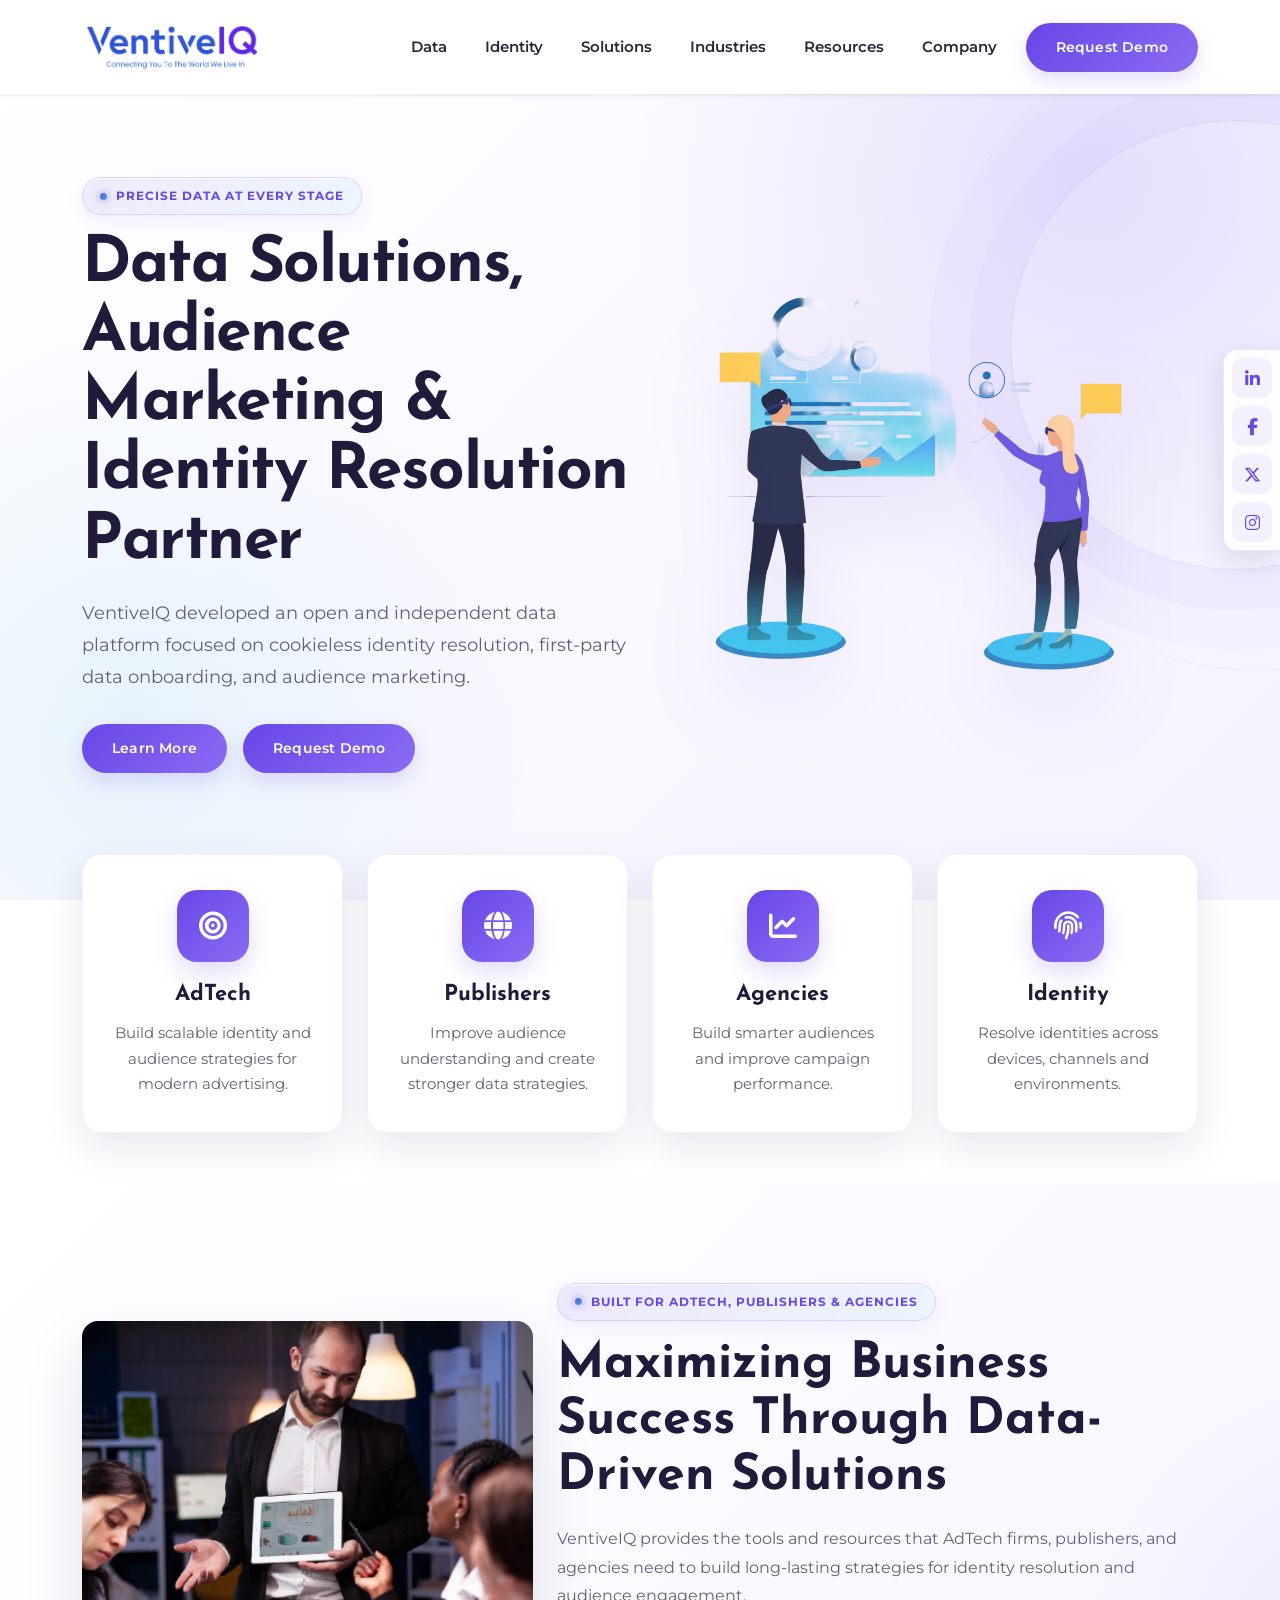
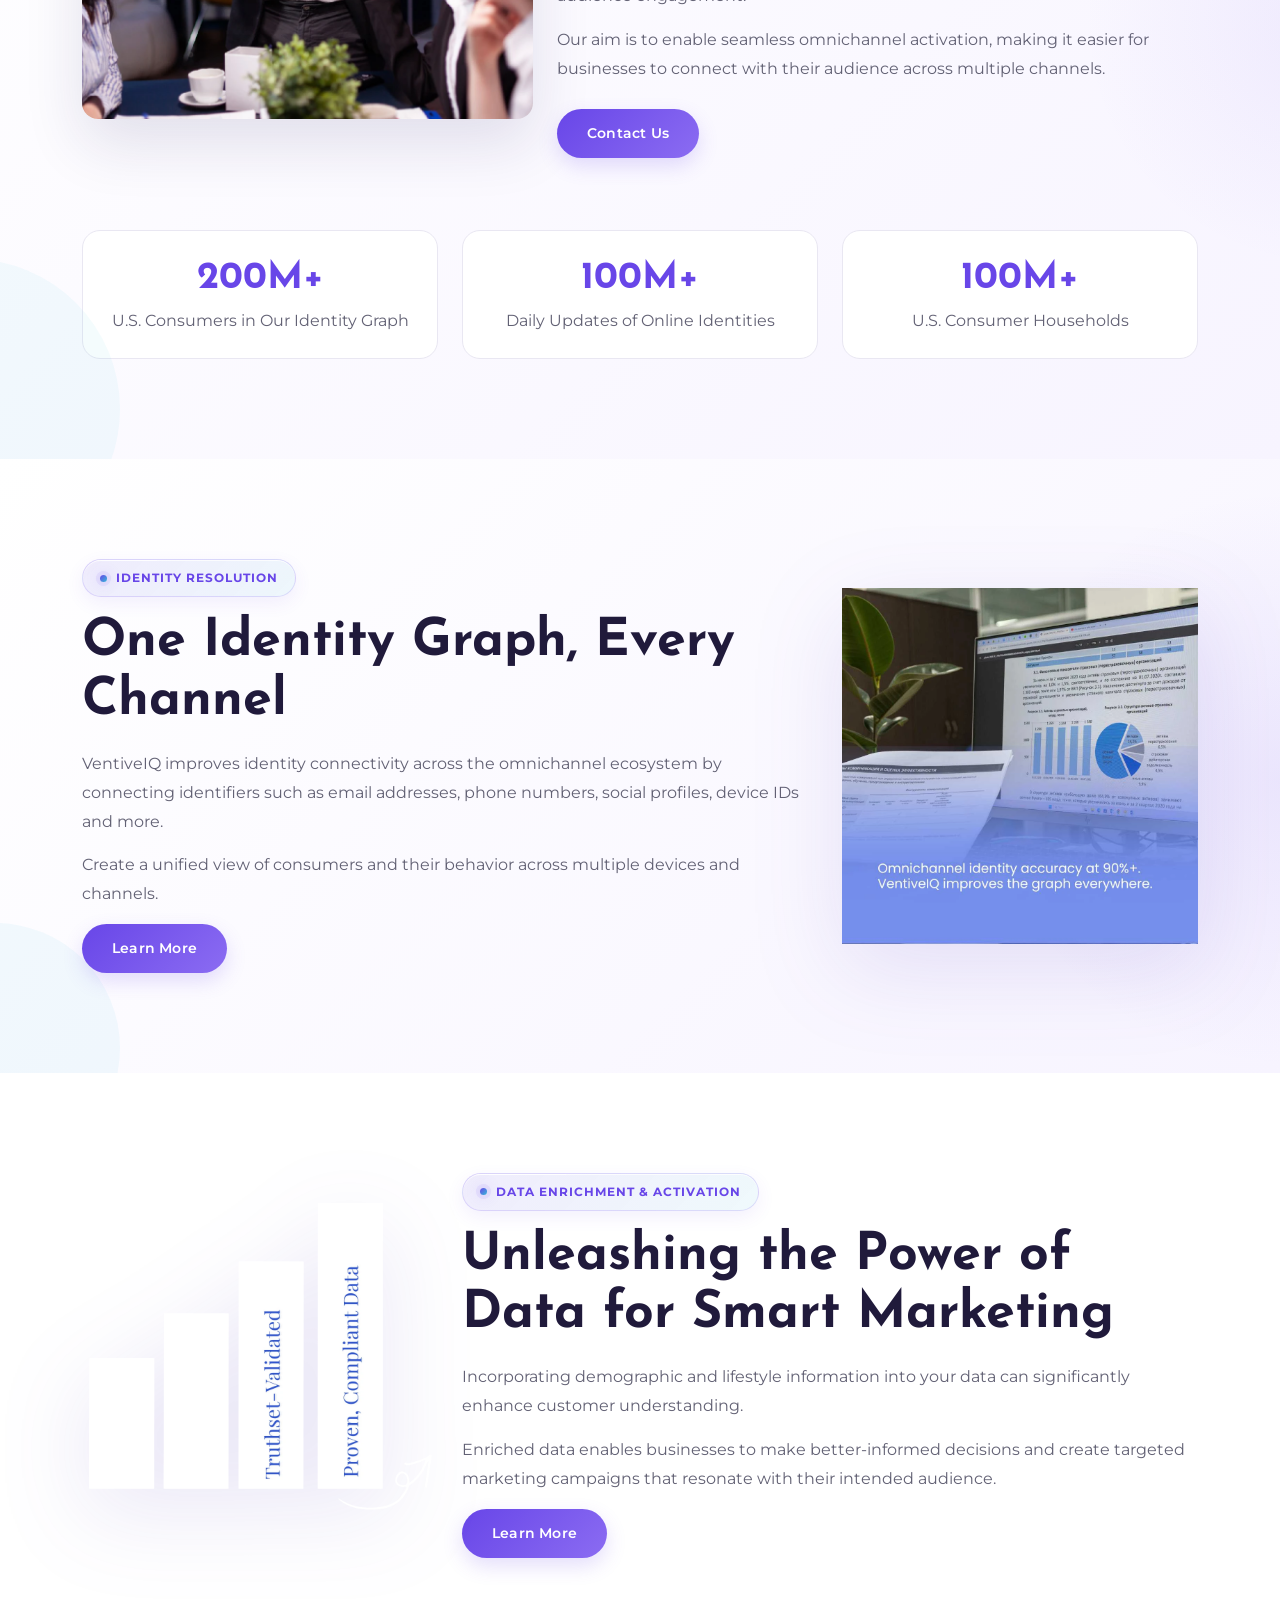
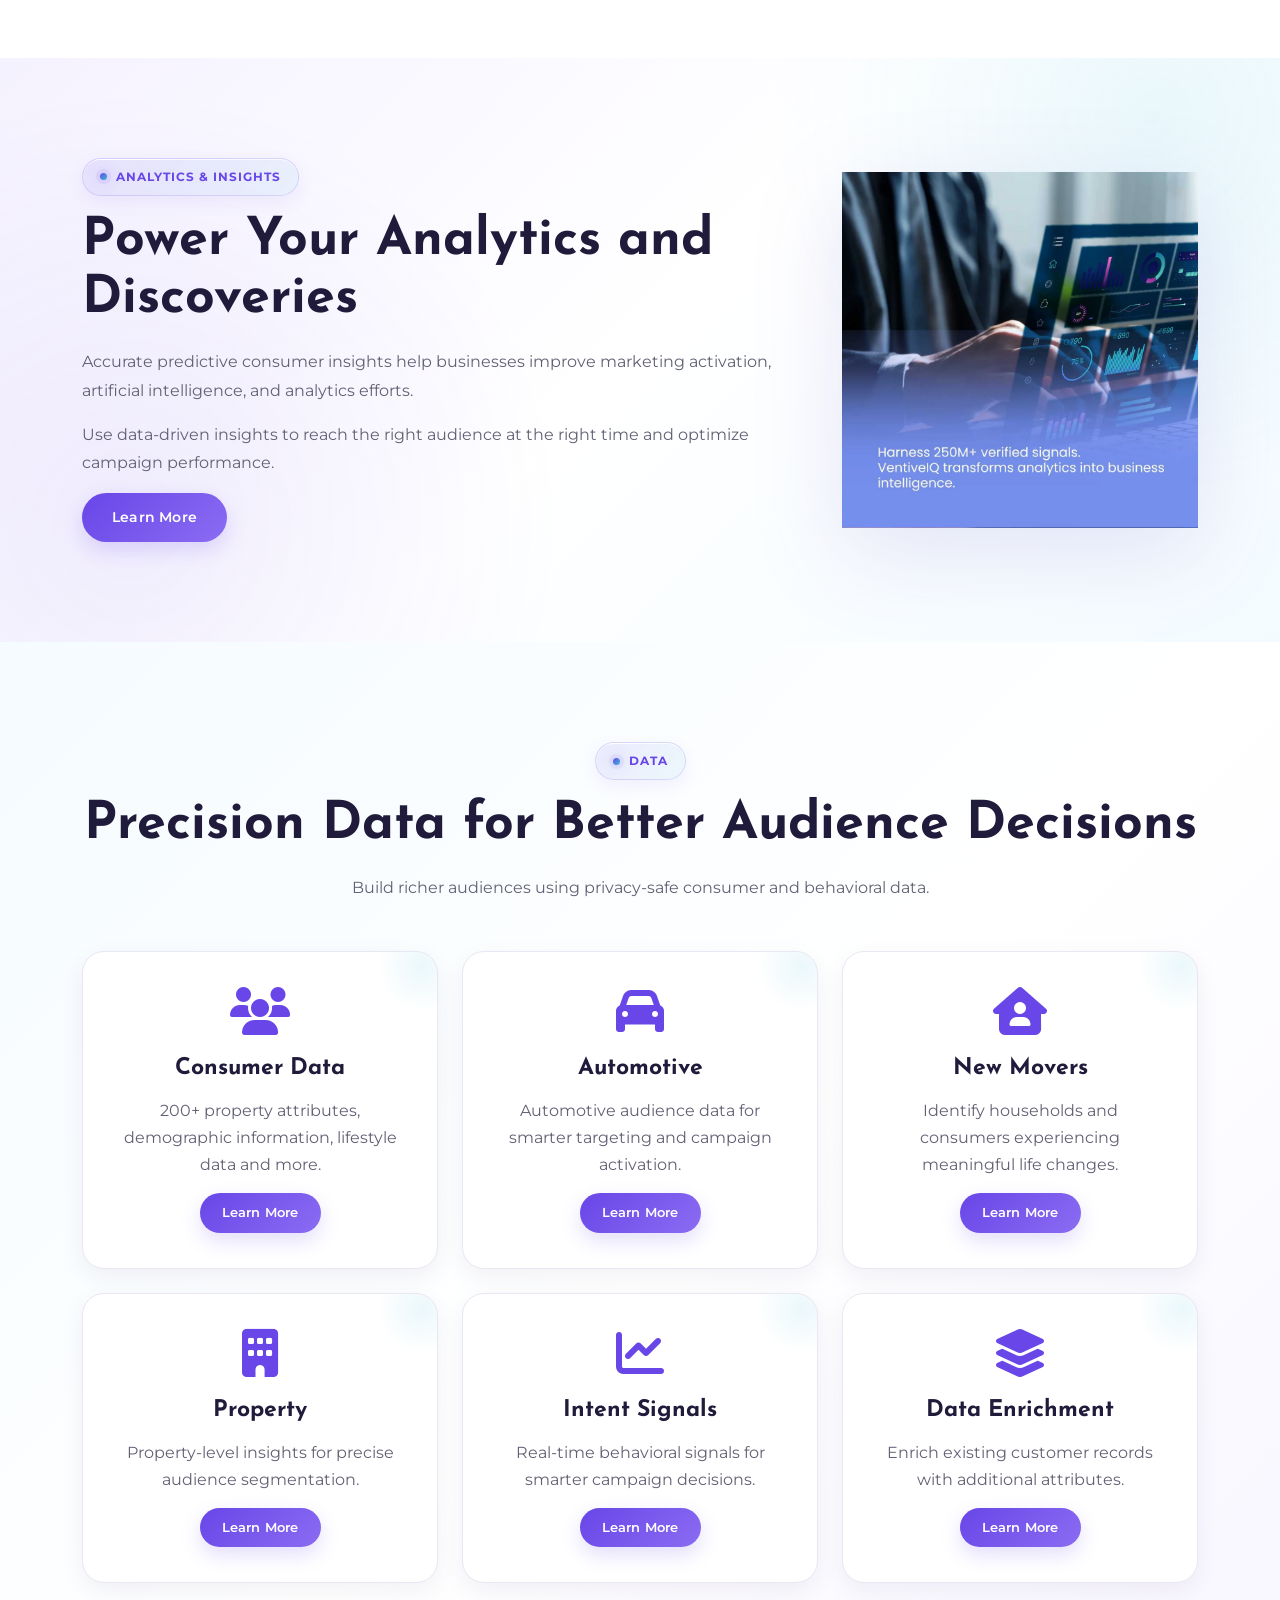
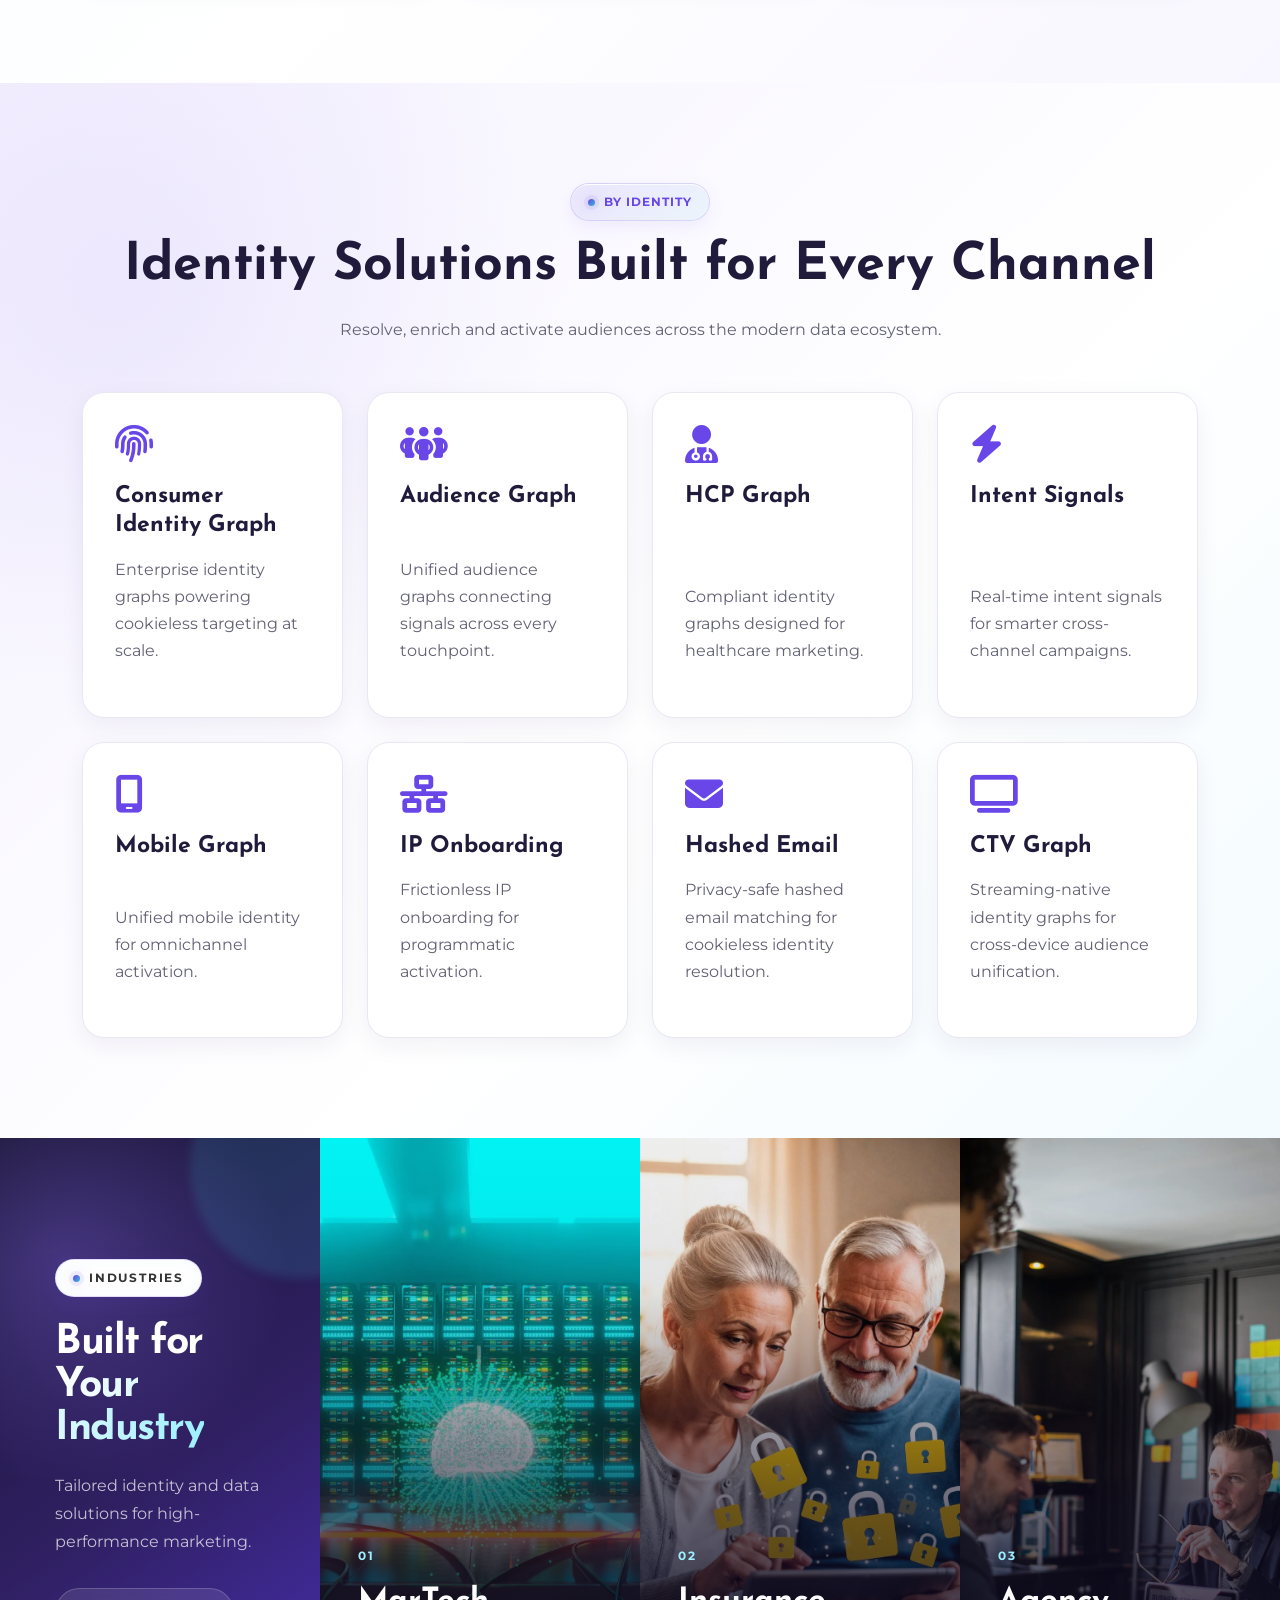
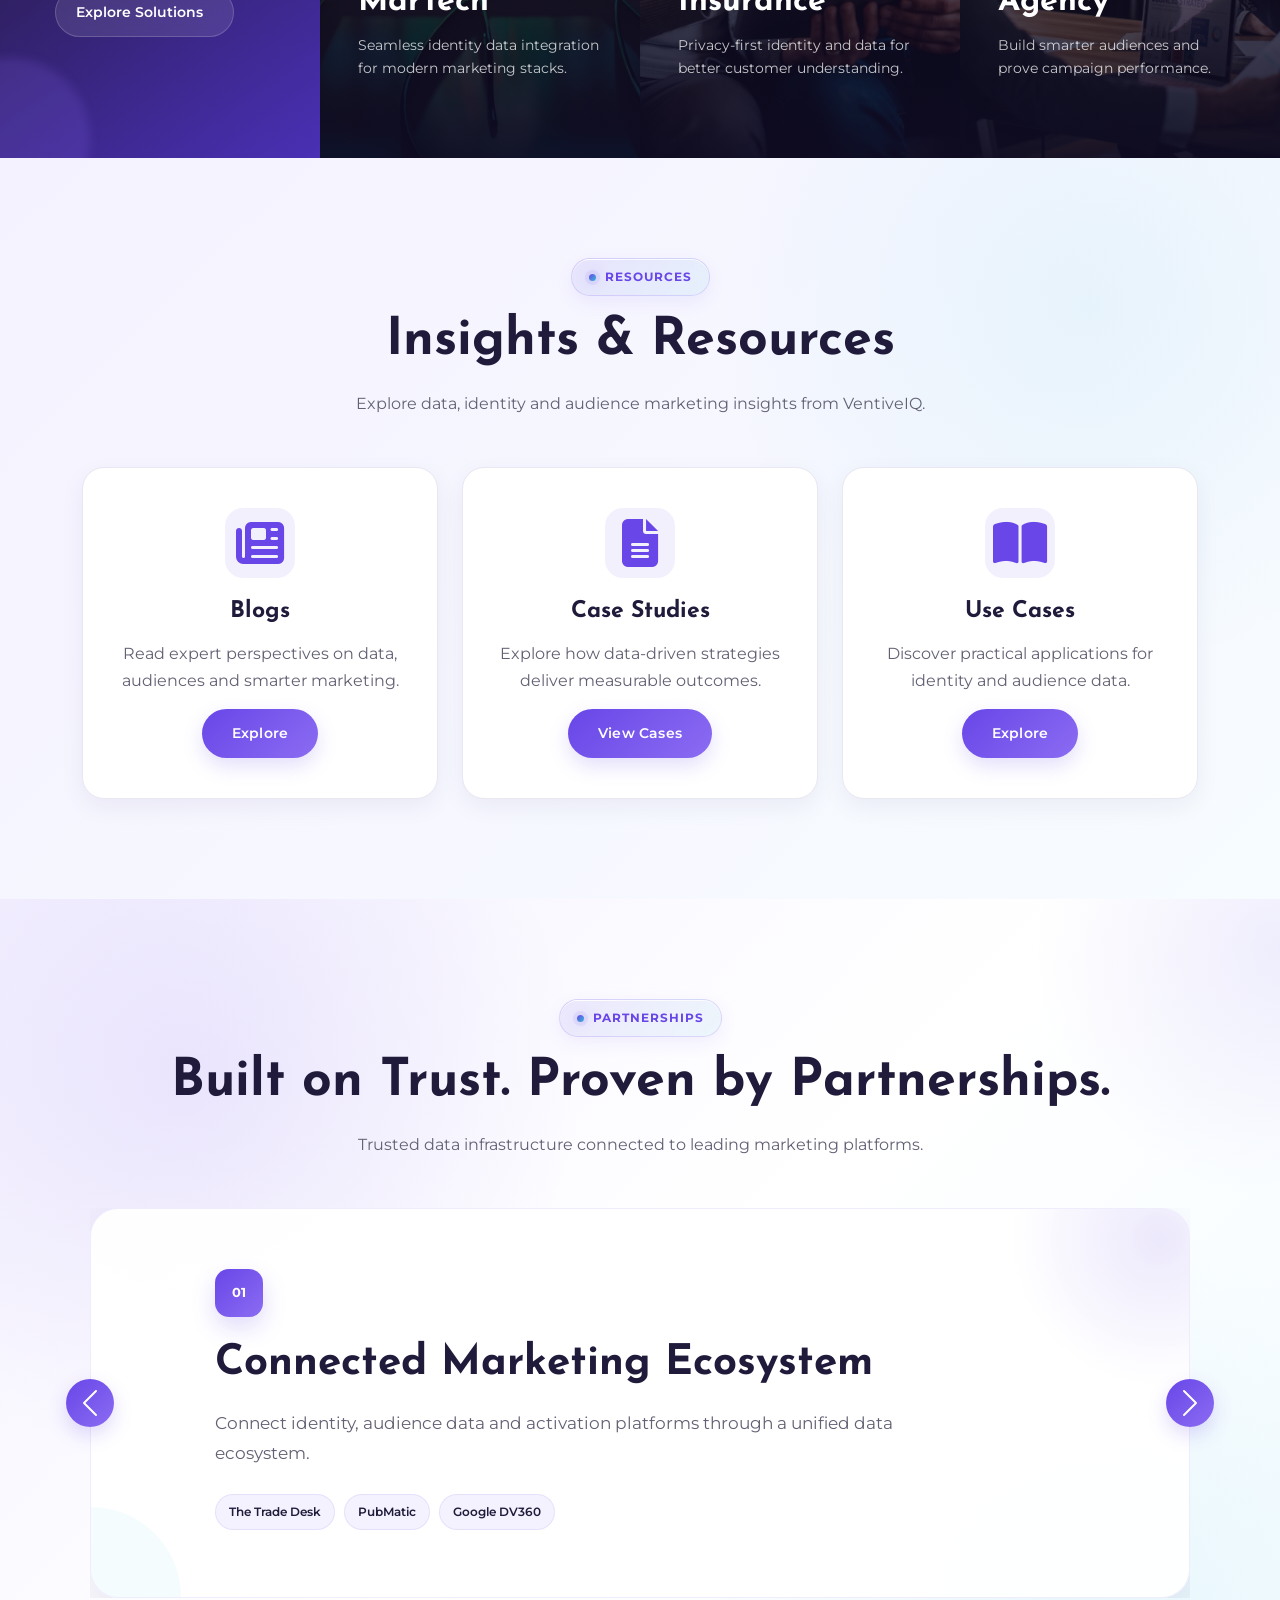
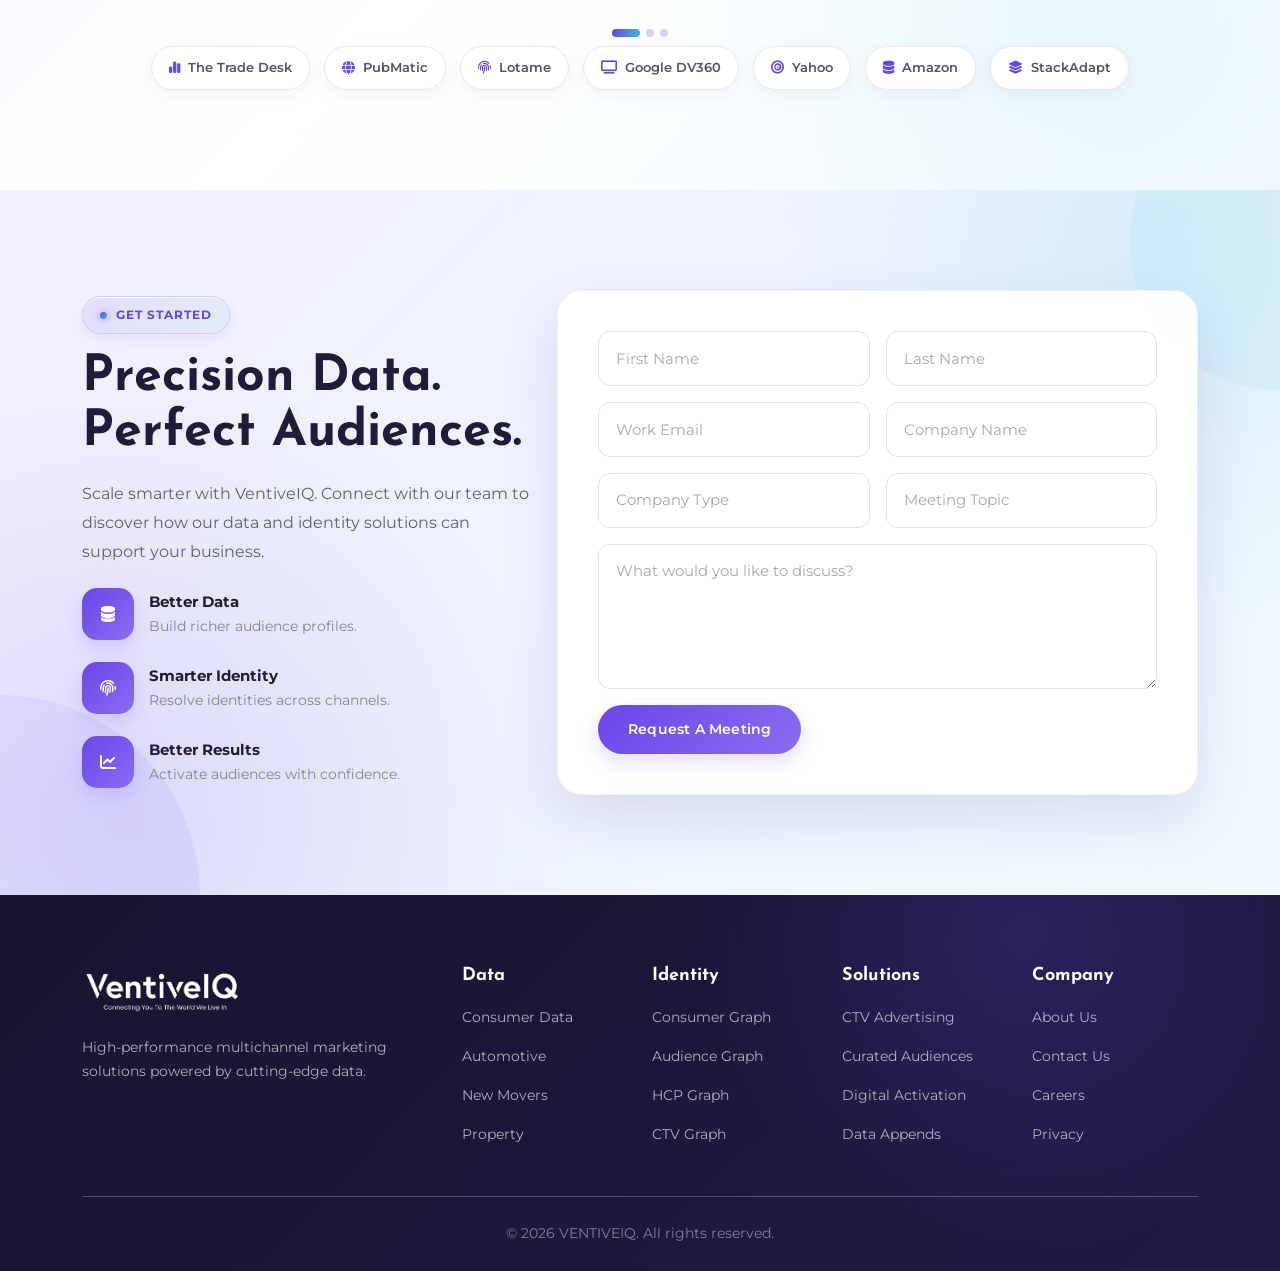
<file: ventiveiq/index.html>
<!DOCTYPE html>
<html lang="en">

<head>

    <meta charset="UTF-8">
    <meta name="viewport" content="width=device-width, initial-scale=1.0">

    <title>VentiveIQ — Intelligent Data Solutions</title>

    <link rel="icon"
        type="image/png"
        href="images/favicon.png">

    <!-- Bootstrap -->
    <link
        href="https://cdn.jsdelivr.net/npm/bootstrap@5.3.3/dist/css/bootstrap.min.css"
        rel="stylesheet">

    <!-- Font Awesome -->
    <link
        rel="stylesheet"
        href="https://cdnjs.cloudflare.com/ajax/libs/font-awesome/6.5.1/css/all.min.css">

    <!-- Google Fonts -->
    <link
        href="https://fonts.googleapis.com/css2?family=Josefin+Sans:wght@400;500;600;700&family=Montserrat:wght@300;400;500;600;700&display=swap"
        rel="stylesheet">


    <!-- Custom CSS -->
    <link rel="stylesheet"
        href="css/style.css">

</head>


<body>


    <!-- =====================================================
         NAVBAR
    ====================================================== -->

    <nav class="navbar navbar-expand-lg navbar-light bg-white shadow-sm fixed-top">

        <div class="container">

            <a class="navbar-brand"
                href="#home">

                <img src="images/logo.png"
                    alt="VentiveIQ"
                    class="logo-img">

            </a>


            <button class="navbar-toggler"
                type="button"
                data-bs-toggle="collapse"
                data-bs-target="#navbarNav">

                <span class="navbar-toggler-icon"></span>

            </button>


            <div class="collapse navbar-collapse"
                id="navbarNav">

                <ul class="navbar-nav ms-auto align-items-lg-center">

                    <li class="nav-item">
                        <a class="nav-link"
                            href="#data">
                            Data
                        </a>
                    </li>

                    <li class="nav-item">
                        <a class="nav-link"
                            href="#identity">
                            Identity
                        </a>
                    </li>

                    <li class="nav-item">
                        <a class="nav-link"
                            href="#solutions">
                            Solutions
                        </a>
                    </li>

                    <li class="nav-item">
                        <a class="nav-link"
                            href="#industries">
                            Industries
                        </a>
                    </li>

                    <li class="nav-item">
                        <a class="nav-link"
                            href="#resources">
                            Resources
                        </a>
                    </li>

                    <li class="nav-item">
                        <a class="nav-link"
                            href="#company">
                            Company
                        </a>
                    </li>

                    <li class="nav-item ms-lg-3">

                        <a href="#contact"
                            class="btn btn-success">
                            Request Demo
                        </a>

                    </li>

                </ul>

            </div>

        </div>

    </nav>



    <!-- =====================================================
         HERO
    ====================================================== -->

    <section id="home"
        class="hero-section">

        <div class="container">

            <div class="row align-items-center">

                <div class="col-lg-6">

                    <span class="text-success fw-bold">
                        Precise Data at Every Stage
                    </span>

                    <h1 class="mt-3">
                        Data Solutions,
                        Audience Marketing &
                        Identity Resolution Partner
                    </h1>

                    <p>
                        VentiveIQ developed an open and independent
                        data platform focused on cookieless identity
                        resolution, first-party data onboarding,
                        and audience marketing.
                    </p>

                    <div class="d-flex flex-wrap gap-3">

                        <a href="#solutions"
                            class="btn btn-success btn-lg">
                            Learn More
                        </a>

                        <a href="#contact"
                            class="btn btn-success btn-lg">
                            Request Demo
                        </a>

                    </div>

                </div>


                <div class="col-lg-6 text-center"
                    >

                    <img src="images/banner-img.webp"
                        class="img-fluid hero-img"
                        alt="VentiveIQ Data Solutions">

                </div>

            </div>

        </div>

    </section>



    <!-- =====================================================
         BUILT FOR ADTECH
    ====================================================== -->

    <section class="why-us">

        <div class="container">

            <div class="row g-4">

                <div class="col-lg-3 col-md-6"
                    >

                    <div class="why-box">

                        <div class="why-icon">
                            <i class="fa-solid fa-bullseye"></i>
                        </div>

                        <h4>AdTech</h4>

                        <p>
                            Build scalable identity and
                            audience strategies for modern
                            advertising.
                        </p>

                    </div>

                </div>


                <div class="col-lg-3 col-md-6">

                    <div class="why-box">

                        <div class="why-icon">
                            <i class="fa-solid fa-globe"></i>
                        </div>

                        <h4>Publishers</h4>

                        <p>
                            Improve audience understanding
                            and create stronger data strategies.
                        </p>

                    </div>

                </div>


                <div class="col-lg-3 col-md-6">

                    <div class="why-box">

                        <div class="why-icon">
                            <i class="fa-solid fa-chart-line"></i>
                        </div>

                        <h4>Agencies</h4>

                        <p>
                            Build smarter audiences and
                            improve campaign performance.
                        </p>

                    </div>

                </div>


                <div class="col-lg-3 col-md-6">

                    <div class="why-box">

                        <div class="why-icon">
                            <i class="fa-solid fa-fingerprint"></i>
                        </div>

                        <h4>Identity</h4>

                        <p>
                            Resolve identities across devices,
                            channels and environments.
                        </p>

                    </div>

                </div>

            </div>

        </div>

    </section>



    <!-- =====================================================
         COMPANY
    ====================================================== -->

    <section id="company">

        <div class="container">

            <div class="row align-items-center">

                <div class="col-lg-5">

                    <img src="images/about-img.webp"
                        class="img-fluid rounded-4"
                        alt="VentiveIQ">

                </div>


                <div class="col-lg-7">

                    <span class="text-success fw-bold">
                        BUILT FOR ADTECH, PUBLISHERS & AGENCIES
                    </span>

                    <h2 class="mt-3">
                        Maximizing Business Success
                        Through Data-Driven Solutions
                    </h2>

                    <p>
                        VentiveIQ provides the tools and resources
                        that AdTech firms, publishers, and agencies
                        need to build long-lasting strategies for
                        identity resolution and audience engagement.
                    </p>

                    <p>
                        Our aim is to enable seamless omnichannel
                        activation, making it easier for businesses
                        to connect with their audience across
                        multiple channels.
                    </p>

                    <a href="#contact"
                        class="btn btn-success">
                        Contact Us
                    </a>

                </div>

            </div>


            <!-- STATS -->

            <div class="row mt-5 g-4">

                <div class="col-lg-4 col-md-6">

                    <div class="counter-box">

                        <h3>200M+</h3>

                        <p>
                            U.S. Consumers in Our Identity Graph
                        </p>

                    </div>

                </div>


                <div class="col-lg-4 col-md-6">

                    <div class="counter-box">

                        <h3>100M+</h3>

                        <p>
                            Daily Updates of Online Identities
                        </p>

                    </div>

                </div>


                <div class="col-lg-4 col-md-6">

                    <div class="counter-box">

                        <h3>100M+</h3>

                        <p>
                            U.S. Consumer Households
                        </p>

                    </div>

                </div>

            </div>

        </div>

    </section>



    <!-- =====================================================
         IDENTITY GRAPH
    ====================================================== -->

    <section id="identity"
        class="courses-section">

        <div class="container">

            <div class="row align-items-center">

                <div class="col-lg-8">

                    <span class="text-success fw-bold">
                        IDENTITY RESOLUTION
                    </span>

                    <h2 class="mt-3">
                        One Identity Graph,
                        Every Channel
                    </h2>

                    <p>
                        VentiveIQ improves identity connectivity
                        across the omnichannel ecosystem by
                        connecting identifiers such as email
                        addresses, phone numbers, social profiles,
                        device IDs and more.
                    </p>

                    <p>
                        Create a unified view of consumers and
                        their behavior across multiple devices
                        and channels.
                    </p>

                    <a href="#contact"
                        class="btn btn-success">
                        Learn More
                    </a>

                </div>


                <div class="col-lg-4 text-center">

                    <img src="images/identity-graph.webp"
                        class="img-fluid hero-img"
                        alt="Identity Graph">

                </div>

            </div>

        </div>

    </section>



    <!-- =====================================================
         DATA ENRICHMENT
    ====================================================== -->

    <section id="solutions">

        <div class="container">

            <div class="row align-items-center">

                <div class="col-lg-4 text-center order-lg-1">

                    <img src="images/data-enrichment.webp"
                        class="img-fluid hero-img"
                        alt="Data Enrichment">

                </div>


                <div class="col-lg-8 order-lg-2">

                    <span class="text-success fw-bold">
                        DATA ENRICHMENT & ACTIVATION
                    </span>

                    <h2 class="mt-3">
                        Unleashing the Power
                        of Data for Smart Marketing
                    </h2>

                    <p>
                        Incorporating demographic and lifestyle
                        information into your data can significantly
                        enhance customer understanding.
                    </p>

                    <p>
                        Enriched data enables businesses to make
                        better-informed decisions and create
                        targeted marketing campaigns that resonate
                        with their intended audience.
                    </p>

                    <a href="#data"
                        class="btn btn-success">
                        Learn More
                    </a>

                </div>

            </div>

        </div>

    </section>



    <!-- =====================================================
         ANALYTICS
    ====================================================== -->

    <section class="courses-section">

        <div class="container">

            <div class="row align-items-center">

                <div class="col-lg-8"
                    >

                    <span class="text-success fw-bold">
                        ANALYTICS & INSIGHTS
                    </span>

                    <h2 class="mt-3">
                        Power Your Analytics
                        and Discoveries
                    </h2>

                    <p>
                        Accurate predictive consumer insights
                        help businesses improve marketing
                        activation, artificial intelligence,
                        and analytics efforts.
                    </p>

                    <p>
                        Use data-driven insights to reach the
                        right audience at the right time and
                        optimize campaign performance.
                    </p>

                    <a href="#contact"
                        class="btn btn-success">
                        Learn More
                    </a>

                </div>


                <div class="col-lg-4 text-center">

                    <img src="images/analytics.webp"
                        class="img-fluid hero-img"
                        alt="Data Analytics">

                </div>

            </div>

        </div>

    </section>



    <!-- =====================================================
         DATA
    ====================================================== -->

    <section id="data">

        <div class="container">

            <div class="text-center mb-5">

                <span class="text-success fw-bold">
                    DATA
                </span>

                <h2 class="mt-3">
                    Precision Data for
                    Better Audience Decisions
                </h2>

                <p>
                    Build richer audiences using privacy-safe
                    consumer and behavioral data.
                </p>

            </div>


            <div class="row g-4">


                <div class="col-lg-4 col-md-6">

                    <div class="card h-100">

                        <div class="card-body text-center">

                            <i class="fa-solid fa-users fa-3x"></i>

                            <h5>Consumer Data</h5>

                            <p>
                                200+ property attributes,
                                demographic information,
                                lifestyle data and more.
                            </p>

                            <a href="#contact"
                                class="btn btn-success">
                                Learn More
                            </a>

                        </div>

                    </div>

                </div>


                <div class="col-lg-4 col-md-6">

                    <div class="card h-100">

                        <div class="card-body text-center">

                            <i class="fa-solid fa-car fa-3x"></i>

                            <h5>Automotive</h5>

                            <p>
                                Automotive audience data
                                for smarter targeting and
                                campaign activation.
                            </p>

                            <a href="#contact"
                                class="btn btn-success">
                                Learn More
                            </a>

                        </div>

                    </div>

                </div>


                <div class="col-lg-4 col-md-6">

                    <div class="card h-100">

                        <div class="card-body text-center">

                            <i class="fa-solid fa-house-user fa-3x"></i>

                            <h5>New Movers</h5>

                            <p>
                                Identify households and
                                consumers experiencing
                                meaningful life changes.
                            </p>

                            <a href="#contact"
                                class="btn btn-success">
                                Learn More
                            </a>

                        </div>

                    </div>

                </div>


                <div class="col-lg-4 col-md-6">

                    <div class="card h-100">

                        <div class="card-body text-center">

                            <i class="fa-solid fa-building fa-3x"></i>

                            <h5>Property</h5>

                            <p>
                                Property-level insights for
                                precise audience segmentation.
                            </p>

                            <a href="#contact"
                                class="btn btn-success">
                                Learn More
                            </a>

                        </div>

                    </div>

                </div>


                <div class="col-lg-4 col-md-6">

                    <div class="card h-100">

                        <div class="card-body text-center">

                            <i class="fa-solid fa-chart-line fa-3x"></i>

                            <h5>Intent Signals</h5>

                            <p>
                                Real-time behavioral signals
                                for smarter campaign decisions.
                            </p>

                            <a href="#contact"
                                class="btn btn-success">
                                Learn More
                            </a>

                        </div>

                    </div>

                </div>


                <div class="col-lg-4 col-md-6">

                    <div class="card h-100">

                        <div class="card-body text-center">

                            <i class="fa-solid fa-layer-group fa-3x"></i>

                            <h5>Data Enrichment</h5>

                            <p>
                                Enrich existing customer records
                                with additional attributes.
                            </p>

                            <a href="#contact"
                                class="btn btn-success">
                                Learn More
                            </a>

                        </div>

                    </div>

                </div>

            </div>

        </div>

    </section>



    <!-- =====================================================
         BY IDENTITY
    ====================================================== -->

    <section id="identity-products"
        class="courses-section">

        <div class="container">

            <div class="text-center mb-5">

                <span class="text-success fw-bold">
                    BY IDENTITY
                </span>

                <h2 class="mt-3">
                    Identity Solutions
                    Built for Every Channel
                </h2>

                <p>
                    Resolve, enrich and activate audiences
                    across the modern data ecosystem.
                </p>

            </div>


            <div class="row g-4">


                <div class="col-lg-3 col-md-6">

                    <div class="course-card">

                        <i class="fa-solid fa-fingerprint"></i>

                        <h4>
                            Consumer Identity Graph
                        </h4>

                        <p>
                            Enterprise identity graphs
                            powering cookieless targeting
                            at scale.
                        </p>

                    </div>

                </div>


                <div class="col-lg-3 col-md-6">

                    <div class="course-card">

                        <i class="fa-solid fa-people-group"></i>

                        <h4>
                            Audience Graph
                        </h4>

                        <p>
                            Unified audience graphs connecting
                            signals across every touchpoint.
                        </p>

                    </div>

                </div>


                <div class="col-lg-3 col-md-6">

                    <div class="course-card">

                        <i class="fa-solid fa-user-doctor"></i>

                        <h4>
                            HCP Graph
                        </h4>

                        <p>
                            Compliant identity graphs designed
                            for healthcare marketing.
                        </p>

                    </div>

                </div>


                <div class="col-lg-3 col-md-6">

                    <div class="course-card">

                        <i class="fa-solid fa-bolt"></i>

                        <h4>
                            Intent Signals
                        </h4>

                        <p>
                            Real-time intent signals for smarter
                            cross-channel campaigns.
                        </p>

                    </div>

                </div>


                <div class="col-lg-3 col-md-6">

                    <div class="course-card">

                        <i class="fa-solid fa-mobile-screen"></i>

                        <h4>
                            Mobile Graph
                        </h4>

                        <p>
                            Unified mobile identity for
                            omnichannel activation.
                        </p>

                    </div>

                </div>


                <div class="col-lg-3 col-md-6">

                    <div class="course-card">

                        <i class="fa-solid fa-network-wired"></i>

                        <h4>
                            IP Onboarding
                        </h4>

                        <p>
                            Frictionless IP onboarding for
                            programmatic activation.
                        </p>

                    </div>

                </div>


                <div class="col-lg-3 col-md-6">

                    <div class="course-card">

                        <i class="fa-solid fa-envelope"></i>

                        <h4>
                            Hashed Email
                        </h4>

                        <p>
                            Privacy-safe hashed email matching
                            for cookieless identity resolution.
                        </p>

                    </div>

                </div>


                <div class="col-lg-3 col-md-6">

                    <div class="course-card">

                        <i class="fa-solid fa-tv"></i>

                        <h4>
                            CTV Graph
                        </h4>

                        <p>
                            Streaming-native identity graphs
                            for cross-device audience unification.
                        </p>

                    </div>

                </div>

            </div>

        </div>

    </section>



    <!-- =====================================================
         INDUSTRIES
    ====================================================== -->

    <!-- <section id="industries">

        <div class="container">

            <div class="text-center mb-5">

                <span class="text-success fw-bold">
                    INDUSTRIES
                </span>

                <h2 class="mt-3">
                    Built for Your Industry
                </h2>

                <p>
                    Tailored identity and data solutions
                    for high-performance marketing.
                </p>

            </div>


            <div class="row g-4">


                <div class="col-lg-4 col-md-6">

                    <div class="card h-100">

                        <div class="card-body text-center">

                            <i class="fa-solid fa-laptop-code fa-3x"></i>

                            <h5>MarTech</h5>

                            <p>
                                Seamless identity data integration
                                for modern marketing stacks.
                            </p>

                            <a href="#contact"
                                class="btn btn-success">
                                Learn More
                            </a>

                        </div>

                    </div>

                </div>


                <div class="col-lg-4 col-md-6">

                    <div class="card h-100">

                        <div class="card-body text-center">

                            <i class="fa-solid fa-shield-halved fa-3x"></i>

                            <h5>Insurance</h5>

                            <p>
                                Privacy-first identity and data
                                for better customer understanding.
                            </p>

                            <a href="#contact"
                                class="btn btn-success">
                                Learn More
                            </a>

                        </div>

                    </div>

                </div>


                <div class="col-lg-4 col-md-6">

                    <div class="card h-100">

                        <div class="card-body text-center">

                            <i class="fa-solid fa-bullhorn fa-3x"></i>

                            <h5>Agency</h5>

                            <p>
                                Build smarter audiences and
                                prove campaign performance.
                            </p>

                            <a href="#contact"
                                class="btn btn-success">
                                Learn More
                            </a>

                        </div>

                    </div>

                </div>

            </div>

        </div>

    </section>

 -->
    <!-- INDUSTRIES SECTION -->
<section class="industries-section" id="industries">
    <div class="industries-grid">

        <!-- Intro Column -->
        <div class="industry-intro">
            <span class="text-success">INDUSTRIES</span>

            <h2>
                Built for<br>
                <span>Your Industry</span>
            </h2>

            <p>
                Tailored identity and data solutions for
                high-performance marketing.
            </p>

            <a href="#contact" class="industry-btn">
                Explore Solutions
                <i class="bi bi-arrow-up-right"></i>
            </a>
        </div>

        <!-- MarTech -->
        <div class="industry-card">
            <img src="images/martech.webp" alt="MarTech">

            <div class="industry-overlay"></div>

            <div class="industry-card-content">
                <span class="industry-number">01</span>

                <h3>MarTech</h3>

                <p>
                    Seamless identity data integration for
                    modern marketing stacks.
                </p>

                <a href="#contact">
                    Learn More
                    <i class="bi bi-arrow-up-right"></i>
                </a>
            </div>
        </div>

        <!-- Insurance -->
        <div class="industry-card">
            <img src="images/insurance.webp" alt="Insurance">

            <div class="industry-overlay"></div>

            <div class="industry-card-content">
                <span class="industry-number">02</span>

                <h3>Insurance</h3>

                <p>
                    Privacy-first identity and data for
                    better customer understanding.
                </p>

                <a href="#contact">
                    Learn More
                    <i class="bi bi-arrow-up-right"></i>
                </a>
            </div>
        </div>

        <!-- Agency -->
        <div class="industry-card">
            <img src="images/agency.webp" alt="Agency">

            <div class="industry-overlay"></div>

            <div class="industry-card-content">
                <span class="industry-number">03</span>

                <h3>Agency</h3>

                <p>
                    Build smarter audiences and prove
                    campaign performance.
                </p>

                <a href="#contact">
                    Learn More
                    <i class="bi bi-arrow-up-right"></i>
                </a>
            </div>
        </div>

    </div>
</section>

    <!-- =====================================================
         RESOURCES
    ====================================================== -->

    <section id="resources"
        class="courses-section">

        <div class="container">

            <div class="text-center mb-5">

                <span class="text-success fw-bold">
                    RESOURCES
                </span>

                <h2 class="mt-3">
                    Insights & Resources
                </h2>

                <p>
                    Explore data, identity and audience
                    marketing insights from VentiveIQ.
                </p>

            </div>


            <div class="row g-4">


                <div class="col-lg-4">

                    <div class="card h-100">

                        <div class="card-body text-center">

                            <i class="fa-solid fa-newspaper fa-3x"></i>

                            <h5>Blogs</h5>

                            <p>
                                Read expert perspectives on
                                data, audiences and smarter
                                marketing.
                            </p>

                            <a href="#contact"
                                class="btn btn-success">
                                Explore
                            </a>

                        </div>

                    </div>

                </div>


                <div class="col-lg-4">

                    <div class="card h-100">

                        <div class="card-body text-center">

                            <i class="fa-solid fa-file-lines fa-3x"></i>

                            <h5>Case Studies</h5>

                            <p>
                                Explore how data-driven strategies
                                deliver measurable outcomes.
                            </p>

                            <a href="#contact"
                                class="btn btn-success">
                                View Cases
                            </a>

                        </div>

                    </div>

                </div>


                <div class="col-lg-4">

                    <div class="card h-100">

                        <div class="card-body text-center">

                            <i class="fa-solid fa-book-open fa-3x"></i>

                            <h5>Use Cases</h5>

                            <p>
                                Discover practical applications
                                for identity and audience data.
                            </p>

                            <a href="#contact"
                                class="btn btn-success">
                                Explore
                            </a>

                        </div>

                    </div>

                </div>

            </div>

        </div>

    </section>



    <!-- =====================================================
         PARTNERSHIPS — IMAGE REMOVED
    ====================================================== -->

    <section id="partners"
        class="partnership-section">

        <div class="container">


            <div class="text-center mb-5">

                <span class="text-success fw-bold">
                    PARTNERSHIPS
                </span>

                <h2 class="mt-3">
                    Built on Trust.
                    Proven by Partnerships.
                </h2>

                <p>
                    Trusted data infrastructure connected
                    to leading marketing platforms.
                </p>

            </div>


            <div id="partnershipCarousel"
                class="carousel slide partnership-carousel"
                data-bs-ride="carousel"
                data-bs-interval="5000">


                <!-- INDICATORS -->

                <div class="carousel-indicators">

                    <button type="button"
                        data-bs-target="#partnershipCarousel"
                        data-bs-slide-to="0"
                        class="active"
                        aria-current="true">
                    </button>

                    <button type="button"
                        data-bs-target="#partnershipCarousel"
                        data-bs-slide-to="1">
                    </button>

                    <button type="button"
                        data-bs-target="#partnershipCarousel"
                        data-bs-slide-to="2">
                    </button>

                </div>


                <!-- SLIDES -->

                <div class="carousel-inner">


                    <!-- SLIDE 1 -->

                    <div class="carousel-item active">

                        <div class="partnership-slide">

                            <div class="partnership-content">

                                <span class="partnership-number">
                                    01
                                </span>

                                <h3>
                                    Connected Marketing
                                    Ecosystem
                                </h3>

                                <p>
                                    Connect identity, audience data
                                    and activation platforms through
                                    a unified data ecosystem.
                                </p>

                                <div class="partner-tags">

                                    <span>
                                        The Trade Desk
                                    </span>

                                    <span>
                                        PubMatic
                                    </span>

                                    <span>
                                        Google DV360
                                    </span>

                                </div>

                            </div>

                        </div>

                    </div>



                    <!-- SLIDE 2 -->

                    <div class="carousel-item">

                        <div class="partnership-slide">

                            <div class="partnership-content">

                                <span class="partnership-number">
                                    02
                                </span>

                                <h3>
                                    Identity & Audience
                                    Partnerships
                                </h3>

                                <p>
                                    Build stronger audience strategies
                                    by connecting identity signals across
                                    the modern advertising ecosystem.
                                </p>

                                <div class="partner-tags">

                                    <span>
                                        Lotame
                                    </span>

                                    <span>
                                        Yahoo
                                    </span>

                                    <span>
                                        Amazon
                                    </span>

                                </div>

                            </div>

                        </div>

                    </div>



                    <!-- SLIDE 3 -->

                    <div class="carousel-item">

                        <div class="partnership-slide">

                            <div class="partnership-content">

                                <span class="partnership-number">
                                    03
                                </span>

                                <h3>
                                    Data Activation
                                    Network
                                </h3>

                                <p>
                                    Activate privacy-safe consumer
                                    data across leading media and
                                    marketing environments.
                                </p>

                                <div class="partner-tags">

                                    <span>
                                        StackAdapt
                                    </span>

                                    <span>
                                        The Trade Desk
                                    </span>

                                    <span>
                                        Google DV360
                                    </span>

                                </div>

                            </div>

                        </div>

                    </div>


                </div>


                <!-- PREVIOUS -->

                <button class="carousel-control-prev"
                    type="button"
                    data-bs-target="#partnershipCarousel"
                    data-bs-slide="prev">

                    <span class="carousel-control-prev-icon"></span>

                    <span class="visually-hidden">
                        Previous
                    </span>

                </button>


                <!-- NEXT -->

                <button class="carousel-control-next"
                    type="button"
                    data-bs-target="#partnershipCarousel"
                    data-bs-slide="next">

                    <span class="carousel-control-next-icon"></span>

                    <span class="visually-hidden">
                        Next
                    </span>

                </button>

            </div>



            <!-- PARTNER NETWORK -->

            <div class="partner-network mt-5">


                <div class="partner-network-item">

                    <i class="fa-solid fa-chart-simple"></i>

                    The Trade Desk

                </div>


                <div class="partner-network-item">

                    <i class="fa-solid fa-globe"></i>

                    PubMatic

                </div>


                <div class="partner-network-item">

                    <i class="fa-solid fa-fingerprint"></i>

                    Lotame

                </div>


                <div class="partner-network-item">

                    <i class="fa-solid fa-tv"></i>

                    Google DV360

                </div>


                <div class="partner-network-item">

                    <i class="fa-solid fa-bullseye"></i>

                    Yahoo

                </div>


                <div class="partner-network-item">

                    <i class="fa-solid fa-database"></i>

                    Amazon

                </div>


                <div class="partner-network-item">

                    <i class="fa-solid fa-layer-group"></i>

                    StackAdapt

                </div>

            </div>

        </div>

    </section>



    <!-- =====================================================
         CONTACT
    ====================================================== -->

    <section id="contact"
        class="contact-section">

        <div class="container">

            <div class="row align-items-center">


                <div class="col-lg-5">

                    <div class="contact-info">


                        <span class="text-success fw-bold">
                            GET STARTED
                        </span>


                        <h2 class="mt-3">
                            Precision Data.
                            Perfect Audiences.
                        </h2>


                        <p>
                            Scale smarter with VentiveIQ.
                            Connect with our team to discover
                            how our data and identity solutions
                            can support your business.
                        </p>


                        <div class="info-box">

                            <i class="fa-solid fa-database"></i>

                            <div>

                                <strong>
                                    Better Data
                                </strong>

                                <p class="mb-0">
                                    Build richer audience profiles.
                                </p>

                            </div>

                        </div>


                        <div class="info-box">

                            <i class="fa-solid fa-fingerprint"></i>

                            <div>

                                <strong>
                                    Smarter Identity
                                </strong>

                                <p class="mb-0">
                                    Resolve identities across channels.
                                </p>

                            </div>

                        </div>


                        <div class="info-box">

                            <i class="fa-solid fa-chart-line"></i>

                            <div>

                                <strong>
                                    Better Results
                                </strong>

                                <p class="mb-0">
                                    Activate audiences with confidence.
                                </p>

                            </div>

                        </div>


                    </div>

                </div>



                <div class="col-lg-7">

                    <div class="contact-card">

                        <form>

                            <div class="row g-3">


                                <div class="col-md-6">

                                    <input type="text"
                                        class="form-control"
                                        placeholder="First Name"
                                        required>

                                </div>


                                <div class="col-md-6">

                                    <input type="text"
                                        class="form-control"
                                        placeholder="Last Name"
                                        required>

                                </div>


                                <div class="col-md-6">

                                    <input type="email"
                                        class="form-control"
                                        placeholder="Work Email"
                                        required>

                                </div>


                                <div class="col-md-6">

                                    <input type="text"
                                        class="form-control"
                                        placeholder="Company Name"
                                        required>

                                </div>


                                <div class="col-md-6">

                                    <select class="form-select">

                                        <option selected>
                                            Company Type
                                        </option>

                                        <option>
                                            AdTech
                                        </option>

                                        <option>
                                            Publisher
                                        </option>

                                        <option>
                                            Agency
                                        </option>

                                        <option>
                                            MarTech
                                        </option>

                                        <option>
                                            Other
                                        </option>

                                    </select>

                                </div>


                                <div class="col-md-6">

                                    <select class="form-select">

                                        <option selected>
                                            Meeting Topic
                                        </option>

                                        <option>
                                            Identity Graph
                                        </option>

                                        <option>
                                            Audience Data
                                        </option>

                                        <option>
                                            Data Enrichment
                                        </option>

                                        <option>
                                            CTV Advertising
                                        </option>

                                        <option>
                                            Digital Activation
                                        </option>

                                    </select>

                                </div>


                                <div class="col-12">

                                    <textarea
                                        class="form-control"
                                        placeholder="What would you like to discuss?"></textarea>

                                </div>


                                <div class="col-12">

                                    <button type="submit"
                                        class="btn btn-success submit-btn">

                                        Request A Meeting

                                    </button>

                                </div>


                            </div>

                        </form>

                    </div>

                </div>


            </div>

        </div>

    </section>



    <!-- =====================================================
         FOOTER
    ====================================================== -->

    <footer id="footer">

        <div class="container">

            <div class="row text-start g-4">


                <div class="col-lg-4">

                    <img src="images/logo.png"
                        class="logo-img mb-3"
                        alt="VentiveIQ">

                    <p>
                        High-performance multichannel
                        marketing solutions powered by
                        cutting-edge data.
                    </p>

                </div>


                <div class="col-lg-2 col-md-4">

                    <h5 class="text-white">
                        Data
                    </h5>

                    <p>Consumer Data</p>
                    <p>Automotive</p>
                    <p>New Movers</p>
                    <p>Property</p>

                </div>


                <div class="col-lg-2 col-md-4">

                    <h5 class="text-white">
                        Identity
                    </h5>

                    <p>Consumer Graph</p>
                    <p>Audience Graph</p>
                    <p>HCP Graph</p>
                    <p>CTV Graph</p>

                </div>


                <div class="col-lg-2 col-md-4">

                    <h5 class="text-white">
                        Solutions
                    </h5>

                    <p>CTV Advertising</p>
                    <p>Curated Audiences</p>
                    <p>Digital Activation</p>
                    <p>Data Appends</p>

                </div>


                <div class="col-lg-2 col-md-4">

                    <h5 class="text-white">
                        Company
                    </h5>

                    <p>About Us</p>
                    <p>Contact Us</p>
                    <p>Careers</p>
                    <p>Privacy</p>

                </div>


            </div>


            <hr class="border-light opacity-25">


            <div class="text-center">

                <p class="mb-0">
                    © 2026 VENTIVEIQ.
                    All rights reserved.
                </p>

            </div>

        </div>

    </footer>

      <!-- social media -->

    <div class="social-media-fixed">
    <a href="#" aria-label="LinkedIn">
        <i class="fa-brands fa-linkedin-in"></i>
    </a>

    <a href="#" aria-label="Facebook">
        <i class="fa-brands fa-facebook-f"></i>
    </a>

    <a href="#" aria-label="X">
        <i class="fa-brands fa-x-twitter"></i>
    </a>

    <a href="#" aria-label="Instagram">
        <i class="fa-brands fa-instagram"></i>
    </a>
</div>


    <!-- =====================================================
         BOOTSTRAP JS
    ====================================================== -->

    <script
        src="https://cdn.jsdelivr.net/npm/bootstrap@5.3.3/dist/js/bootstrap.bundle.min.js">
    </script>



    




</body>

</html>
</file>
<file: ventiveiq/css/style.css>
/* =========================================================
   ROOT VARIABLES
========================================================= */

:root {
    --primary: #6846e8;
    --primary-dark: #4930b5;
    --primary-light: #8b6cf2;
    --accent: #36b8d8;
    --accent-light: #e9faff;
    --secondary: #17142f;
    --heading: #201a3b;
    --text: #626174;
    --text-light: #858397;
    --light: #f7f6fc;
    --light-purple: #f4f1ff;
    --white: #ffffff;
    --border: #e9e7f2;
    --link: #2563eb;
    --link-hover: #1d4ed8;

    --shadow-sm:
        0 8px 25px rgba(36, 25, 91, 0.06);

    --shadow-md:
        0 15px 40px rgba(36, 25, 91, 0.10);

    --shadow-lg:
        0 25px 60px rgba(36, 25, 91, 0.15);
}


/* =========================================================
   GLOBAL
========================================================= */

* {
    margin: 0;
    padding: 0;
    box-sizing: border-box;
}

html {
    scroll-behavior: smooth;
    scroll-padding-top: 90px;
}

body {
    font-family: 'Montserrat', sans-serif;
    font-size: 16px;
    color: var(--text);
    background: var(--white);
    overflow-x: hidden;
}

section {
    padding: 100px 0;
    position: relative;
}

h1,
h2,
h3,
h4,
h5,
h6 {
    font-family: 'Josefin Sans', sans-serif;
    font-weight: 700;
    color: var(--heading);
}

p {
    font-size: 16px;
    line-height: 1.8;
    margin-bottom: 15px;
}

img {
    max-width: 100%;
}


/* =========================================================
   LINKS
========================================================= */

a {
    color: var(--link);
    text-decoration: none;
    transition: 0.3s ease;
}

a:hover {
    color: var(--link-hover);
}


/* =========================================================
   SECTION COMMON
========================================================= */

.text-success {
    color: var(--primary) !important;

    background:
        linear-gradient(
            135deg,
            rgba(104, 70, 232, 0.10),
            rgba(54, 184, 216, 0.08)
        ) !important;

    border: 1px solid rgba(104, 70, 232, 0.16);

    padding: 9px 17px !important;
    border-radius: 50px;

    display: inline-flex;
    align-items: center;
    gap: 9px;

    font-size: 12px;
    font-weight: 700;
    letter-spacing: 1px;
    text-transform: uppercase;

    box-shadow:
        0 6px 18px rgba(104, 70, 232, 0.08),
        inset 0 1px 0 rgba(255, 255, 255, 0.75);

    position: relative;
    overflow: hidden;
    transition: all 0.35s ease;
}

.text-success::before {
    content: "";

    width: 7px;
    height: 7px;
    flex-shrink: 0;

    background:
        linear-gradient(
            135deg,
            var(--primary),
            var(--accent)
        );

    border-radius: 50%;

    box-shadow:
        0 0 0 4px rgba(104, 70, 232, 0.08),
        0 0 14px rgba(104, 70, 232, 0.35);
}

.text-success::after {
    content: "";

    position: absolute;
    top: 0;
    left: 0;

    width: 35%;
    height: 1px;

    background: rgba(255, 255, 255, 0.95);
    opacity: 0.8;
}

.text-success:hover {
    transform: translateY(-2px);

    border-color:
        rgba(104, 70, 232, 0.28);

    box-shadow:
        0 10px 25px rgba(104, 70, 232, 0.13),
        inset 0 1px 0 rgba(255, 255, 255, 0.85);
}

section h2 {
    font-size: 52px;
    line-height: 1.12;
    margin-bottom: 20px;
}

section > .container > .text-center > p {
    max-width: 700px;
    margin-left: auto;
    margin-right: auto;
}


/* =========================================================
   NAVBAR
========================================================= */

.navbar {
    background: rgba(255, 255, 255, 0.97) !important;
    backdrop-filter: blur(15px);

    padding: 12px 0;

    box-shadow:
        0 5px 25px rgba(30, 20, 80, 0.06);

    transition: all 0.3s ease;
    z-index: 9999;
}

.logo-img {
    width: 180px;
    height: 60px;

    object-fit: contain;
    transition: 0.3s ease;
}

.logo-img:hover {
    transform: scale(1.03);
}

.navbar-nav {
    align-items: center;
}

.nav-link {
    color: #29263b !important;

    margin-left: 22px;

    font-weight: 600;
    font-size: 15px;

    position: relative;
    transition: 0.3s ease;
}

.nav-link:hover {
    color: var(--link) !important;
}

.nav-link::after {
    content: "";

    position: absolute;
    left: 0;
    bottom: -5px;

    width: 0;
    height: 2px;

    border-radius: 10px;
    background: var(--link);

    transition: 0.3s ease;
}

.nav-link:hover::after {
    width: 100%;
}

.navbar .btn-success {
    margin-left: 5px;
}


/* =========================================================
   BUTTONS
========================================================= */

.btn-success,
.submit-btn {
    background:
        linear-gradient(
            135deg,
            var(--primary),
            var(--primary-light)
        ) !important;

    border: none !important;
    color: var(--white) !important;

    border-radius: 50px;

    padding: 14px 30px;

    font-size: 14px;
    font-weight: 600;
    letter-spacing: 0.2px;

    transition: all 0.35s ease;

    box-shadow:
        0 8px 20px rgba(104, 70, 232, 0.18);
}

.btn-success:hover,
.submit-btn:hover {
    transform: translateY(-4px);

    box-shadow:
        0 15px 30px rgba(104, 70, 232, 0.28);

    background:
        linear-gradient(
            135deg,
            var(--primary-dark),
            var(--primary)
        ) !important;
}


/* =========================================================
   HERO
========================================================= */

.hero-section {
    min-height: 100vh;

    display: flex;
    align-items: center;

    padding-top: 150px;
    padding-bottom: 100px;

    overflow: hidden;

    background:
        radial-gradient(
            circle at 85% 20%,
            rgba(104, 70, 232, 0.14),
            transparent 35%
        ),

        radial-gradient(
            circle at 10% 80%,
            rgba(54, 184, 216, 0.10),
            transparent 30%
        ),

        linear-gradient(
            135deg,
            #ffffff 0%,
            #f5f2ff 100%
        );
}

.hero-section::before {
    content: "";

    position: absolute;

    width: 450px;
    height: 450px;

    right: -180px;
    top: 120px;

    border-radius: 50%;

    border:
        1px solid rgba(104, 70, 232, 0.12);

    box-shadow:
        0 0 0 40px rgba(104, 70, 232, 0.025),
        0 0 0 80px rgba(104, 70, 232, 0.018);
}

.hero-section::after {
    content: "";

    position: absolute;

    width: 650px;
    height: 650px;

    right: -300px;
    top: 20px;

    border-radius: 50%;

    border:
        1px solid rgba(54, 184, 216, 0.07);

    pointer-events: none;
}

.hero-section h1 {
    font-size: 64px;
    line-height: 1.08;

    letter-spacing: -1.5px;

    margin: 20px 0;
}

.hero-section p {
    font-size: 18px;

    max-width: 620px;

    color: #626174;

    line-height: 1.8;

    margin-bottom: 30px;
}

.hero-img {
    max-width: 100%;

    filter:
        drop-shadow(
            0 25px 45px
            rgba(75, 48, 181, 0.12)
        );

    animation:
        float 5s ease-in-out infinite;
}


/* =========================================================
   WHY / BUSINESS TYPES
========================================================= */

.why-us {
    margin-top: -70px;

    position: relative;
    z-index: 10;

    margin-bottom: 0;

    padding: 0 0 50px;
}

.why-box {
    background: rgba(255, 255, 255, 0.97);

    padding: 35px 25px;

    border-radius: 20px;

    text-align: center;

    border:
        1px solid rgba(104, 70, 232, 0.08);

    box-shadow: var(--shadow-md);

    transition: all 0.4s ease;

    height: 100%;

    position: relative;
    overflow: hidden;
}

.why-box::after {
    content: "";

    position: absolute;

    left: 0;
    bottom: 0;

    width: 100%;
    height: 3px;

    background:
        linear-gradient(
            90deg,
            var(--primary),
            var(--accent)
        );

    transform: scaleX(0);
    transform-origin: left;

    transition: 0.4s ease;
}

.why-box:hover {
    transform: translateY(-10px);

    box-shadow: var(--shadow-lg);

    border-color:
        rgba(104, 70, 232, 0.18);
}

.why-box:hover::after {
    transform: scaleX(1);
}

.why-icon {
    width: 72px;
    height: 72px;

    margin: 0 auto 20px;

    border-radius: 20px;

    background:
        linear-gradient(
            135deg,
            var(--primary),
            var(--primary-light)
        );

    display: flex;
    align-items: center;
    justify-content: center;

    box-shadow:
        0 10px 25px rgba(104, 70, 232, 0.20);

    transition: 0.4s;
}

.why-box:hover .why-icon {
    transform:
        rotate(-5deg)
        scale(1.06);
}

.why-icon i {
    color: #fff;
    font-size: 28px;
}

.why-box h4 {
    color: var(--heading);

    margin-bottom: 12px;

    font-size: 22px;
}

.why-box p {
    color: var(--text);

    margin: 0;

    line-height: 1.7;

    font-size: 15px;
}


/* =========================================================
   COMPANY / ABOUT
========================================================= */

#company {
    background:
        linear-gradient(
            135deg,
            #ffffff 0%,
            #f7f4ff 100%
        );

    overflow: hidden;
}

#company::before {
    content: "";

    position: absolute;

    width: 500px;
    height: 500px;

    right: -300px;
    top: 50%;

    transform: translateY(-50%);

    border-radius: 50%;

    background:
        radial-gradient(
            circle,
            rgba(104, 70, 232, 0.07),
            transparent 70%
        );
}

#company::after {
    content: "";

    position: absolute;

    width: 300px;
    height: 300px;

    left: -180px;
    bottom: -100px;

    background:
        rgba(54, 184, 216, 0.05);

    border-radius: 50%;

    pointer-events: none;
}

#company img {
    border-radius: 25px;

    box-shadow:
        0 25px 60px
        rgba(36, 25, 91, 0.12);
}

#company h2 {
    font-size: 50px;
}

#company p {
    font-size: 16px;
}

#company .btn-success {
    margin-top: 10px;
}


/* =========================================================
   COUNTERS
========================================================= */

.counter-box {
    text-align: center;

    padding: 25px 15px;

    border-radius: 18px;

    background: #fff;

    border:
        1px solid var(--border);

    height: 100%;

    transition: 0.35s;
}

.counter-box:hover {
    transform: translateY(-6px);

    box-shadow: var(--shadow-sm);

    border-color:
        rgba(104, 70, 232, 0.15);
}

.counter-box h3 {
    font-size: 38px;

    color: var(--primary);

    margin-bottom: 8px;
}

.counter-box p {
    font-size: 14px;

    line-height: 1.5;

    margin: 0;
}


/* =========================================================
   SOLUTION / COURSE SECTION
========================================================= */

.courses-section {
    padding: 100px 0;

    background:
        radial-gradient(
            circle at 90% 10%,
            rgba(54, 184, 216, 0.09),
            transparent 30%
        ),

        radial-gradient(
            circle at 10% 80%,
            rgba(104, 70, 232, 0.08),
            transparent 35%
        ),

        linear-gradient(
            135deg,
            #f5f2ff 0%,
            #ffffff 50%,
            #f3fbff 100%
        );
}

.courses-section .row {
    display: flex;
    flex-wrap: wrap;
}

.courses-section .col-lg-3,
.courses-section .col-lg-4,
.courses-section .col-md-6 {
    display: flex;
}


/* =========================================================
   GENERAL CARD
========================================================= */

.card {
    width: 100%;

    border:
        1px solid var(--border) !important;

    border-radius: 22px;

    overflow: hidden;

    background: #fff;

    transition: all 0.4s ease;

    box-shadow: var(--shadow-sm);
}

.card:hover {
    transform: translateY(-9px);

    border-color:
        rgba(104, 70, 232, 0.15) !important;

    box-shadow:
        0 25px 50px
        rgba(60, 40, 130, 0.13);
}

.card-body {
    padding: 35px;
}

.card i {
    color: var(--primary);

    margin-bottom: 20px;

    transition: 0.35s;
}

.card:hover i {
    transform:
        translateY(-4px)
        scale(1.05);
}

.card h5 {
    font-size: 23px;

    margin-bottom: 14px;
}

.card p {
    font-size: 16px;

    color: var(--text);

    line-height: 1.7;
}


/* =========================================================
   COURSE / SOLUTION CARD
========================================================= */

.course-card {
    background: #fff;

    border-radius: 22px;

    padding: 32px;

    width: 100%;

    text-align: left;

    min-height: 330px;

    display: flex;
    flex-direction: column;

    border:
        1px solid var(--border);

    box-shadow: var(--shadow-sm);

    transition: all 0.4s ease;

    position: relative;
    overflow: hidden;
}

.course-card::before {
    content: "";

    position: absolute;

    top: 0;
    left: 0;

    width: 100%;
    height: 3px;

    background:
        linear-gradient(
            90deg,
            var(--primary),
            var(--accent)
        );

    transform: scaleX(0);

    transform-origin: left;

    transition: 0.4s;
}

.course-card:hover::before {
    transform: scaleX(1);
}

.course-card:hover {
    transform: translateY(-10px);

    box-shadow:
        0 25px 50px
        rgba(104, 70, 232, 0.13);

    border-color:
        rgba(104, 70, 232, 0.15);
}

.course-card i {
    font-size: 38px;

    color: var(--primary);

    margin-bottom: 20px;
}

.course-card h4 {
    font-size: 23px;

    line-height: 1.25;

    margin-bottom: 15px;
}

.course-card p {
    font-size: 16px;

    line-height: 1.7;

    margin-bottom: 20px;
}

.course-card ul {
    list-style: none;

    padding: 0;

    margin: auto 0 0;
}

.course-card ul li {
    padding: 8px 0;

    border-bottom:
        1px solid #eee;

    font-size: 14px;

    color: var(--text);
}

.course-card ul li:last-child {
    border-bottom: none;
}


/* =========================================================
   IDENTITY SECTION
========================================================= */

#identity {
    background:
        linear-gradient(
            135deg,
            #ffffff 0%,
            #f7f4ff 100%
        );

    overflow: hidden;
}

#identity::before {
    content: "";

    position: absolute;

    width: 600px;
    height: 600px;

    right: -300px;
    top: 20px;

    border-radius: 50%;

    background:
        radial-gradient(
            circle,
            rgba(104, 70, 232, 0.09),
            transparent 68%
        );

    pointer-events: none;
}

#identity::after {
    content: "";

    position: absolute;

    width: 250px;
    height: 250px;

    left: -130px;
    bottom: -100px;

    border-radius: 50%;

    background:
        rgba(54, 184, 216, 0.06);
}


/* =========================================================
   DATA SECTION
========================================================= */

#data {
    background:
        linear-gradient(
            135deg,
            #f5fbff 0%,
            #ffffff 55%,
            #f8f6ff 100%
        );
}

#data .card {
    position: relative;
    height: 100%;
}

#data .card::after {
    content: "";

    position: absolute;

    width: 90px;
    height: 90px;

    right: -30px;
    top: -30px;

    border-radius: 50%;

    background:
        radial-gradient(
            circle,
            rgba(54, 184, 216, 0.10),
            transparent 70%
        );
}

#data .card-body {
    position: relative;
    z-index: 1;
}

#data .btn-success {
    padding: 10px 22px;
    font-size: 13px;
}


/* =========================================================
   IDENTITY PRODUCTS
========================================================= */

#identity-products {
    background:
        radial-gradient(
            circle at 10% 20%,
            rgba(104, 70, 232, 0.08),
            transparent 30%
        ),

        linear-gradient(
            135deg,
            #f5f2ff,
            #ffffff 60%,
            #f3fbff
        );
}

#identity-products .course-card {
    min-height: 285px;
}

#identity-products .course-card p {
    margin-top: auto;
}


/* =========================================================
   INDUSTRIES
========================================================= */

#industries {
    background:
        linear-gradient(
            180deg,
            #ffffff 0%,
            #f8f7fd 100%
        );
}

#industries .card {
    height: 100%;
}

#industries .card-body {
    padding: 40px 30px;
}

#industries .card i {
    width: 75px;
    height: 75px;

    display: flex;

    align-items: center;
    justify-content: center;

    margin: 0 auto 22px;

    border-radius: 20px;

    background:
        linear-gradient(
            135deg,
            rgba(104, 70, 232, 0.10),
            rgba(54, 184, 216, 0.08)
        );

    color: var(--primary);
}

#industries .card:hover i {
    background:
        linear-gradient(
            135deg,
            var(--primary),
            var(--primary-light)
        );

    color: #fff;
}


/* =========================================================
   RESOURCES
========================================================= */

#resources {
    background:
        radial-gradient(
            circle at 85% 20%,
            rgba(54, 184, 216, 0.08),
            transparent 30%
        ),

        linear-gradient(
            135deg,
            #f5f2ff,
            #f7fcff
        );
}

#resources .card {
    height: 100%;
}

#resources .card-body {
    padding: 40px 30px;
}

#resources .card i {
    width: 70px;
    height: 70px;

    display: flex;

    align-items: center;
    justify-content: center;

    margin: 0 auto 20px;

    border-radius: 18px;

    background:
        rgba(104, 70, 232, 0.08);

    color: var(--primary);
}

#resources .card p {
    font-size: 16px;
}


/* =========================================================
   PARTNERS
========================================================= */

#partners {
    background:
        radial-gradient(
            circle at 15% 20%,
            rgba(104, 70, 232, 0.10),
            transparent 30%
        ),

        radial-gradient(
            circle at 85% 80%,
            rgba(54, 184, 216, 0.08),
            transparent 30%
        ),

        linear-gradient(
            135deg,
            #f5f2ff 0%,
            #ffffff 50%,
            #f3fbff 100%
        );

    overflow: hidden;
}

#partners::before {
    content: "";

    position: absolute;

    width: 500px;
    height: 500px;

    right: -250px;
    top: -200px;

    border-radius: 50%;

    background:
        radial-gradient(
            circle,
            rgba(104, 70, 232, 0.09),
            transparent 70%
        );

    pointer-events: none;
}

#partners .card {
    min-height: 110px;

    display: flex;

    align-items: center;
    justify-content: center;

    background:
        rgba(255, 255, 255, 0.90);

    backdrop-filter: blur(10px);
}

#partners .card-body {
    padding: 20px;
}

#partners h5 {
    margin: 0;

    font-size: 18px;

    color: #55516a;

    transition: 0.3s;
}

#partners .card:hover h5 {
    color: var(--heading);
}


/* =========================================================
   PARTNERSHIP CAROUSEL
   IMAGE REMOVED
========================================================= */

.partnership-section {
    background:
        radial-gradient(
            circle at 10% 20%,
            rgba(104, 70, 232, 0.12),
            transparent 30%
        ),

        radial-gradient(
            circle at 90% 80%,
            rgba(54, 184, 216, 0.10),
            transparent 30%
        ),

        linear-gradient(
            135deg,
            #f5f2ff 0%,
            #ffffff 52%,
            #f2fbff 100%
        );

    overflow: hidden;
}

.partnership-carousel {
    position: relative;

    max-width: 1100px;

    margin: 0 auto;
}

.partnership-slide {
    background:
        rgba(255, 255, 255, 0.94);

    border:
        1px solid rgba(104, 70, 232, 0.10);

    border-radius: 28px;

    padding: 60px 75px;

    box-shadow:
        0 25px 60px
        rgba(36, 25, 91, 0.10);

    min-height: 390px;

    position: relative;

    overflow: hidden;
}

.partnership-slide::before {
    content: "";

    position: absolute;

    width: 300px;
    height: 300px;

    right: -120px;
    top: -120px;

    border-radius: 50%;

    background:
        radial-gradient(
            circle,
            rgba(104, 70, 232, 0.12),
            transparent 70%
        );

    pointer-events: none;
}

.partnership-slide::after {
    content: "";

    position: absolute;

    width: 180px;
    height: 180px;

    left: -90px;
    bottom: -90px;

    border-radius: 50%;

    background:
        rgba(54, 184, 216, 0.05);

    pointer-events: none;
}

.partnership-content {
    position: relative;

    z-index: 2;

    max-width: 850px;

    margin: 0 auto;
}

.partnership-number {
    display: inline-flex;

    align-items: center;
    justify-content: center;

    width: 48px;
    height: 48px;

    border-radius: 14px;

    background:
        linear-gradient(
            135deg,
            var(--primary),
            var(--primary-light)
        );

    color: #fff;

    font-size: 13px;
    font-weight: 700;

    box-shadow:
        0 10px 25px
        rgba(104, 70, 232, 0.20);

    margin-bottom: 22px;
}

.partnership-content h3 {
    font-size: 42px;

    line-height: 1.2;

    color: var(--heading);

    margin-bottom: 18px;

    max-width: 700px;
}

.partnership-content p {
    font-size: 17px;

    line-height: 1.8;

    max-width: 700px;

    margin-bottom: 25px;
}

.partner-tags {
    display: flex;

    flex-wrap: wrap;

    gap: 9px;

    max-width: 750px;
}

.partner-tags span {
    display: inline-flex;

    align-items: center;

    padding: 8px 13px;

    border-radius: 50px;

    background:
        rgba(104, 70, 232, 0.07);

    border:
        1px solid rgba(104, 70, 232, 0.10);

    color: var(--heading);

    font-size: 12px;

    font-weight: 600;

    transition: 0.3s ease;
}

.partner-tags span:hover {
    background:
        rgba(104, 70, 232, 0.12);

    transform: translateY(-2px);
}


/* =========================================================
   CAROUSEL CONTROLS
========================================================= */

.partnership-carousel
.carousel-control-prev,
.partnership-carousel
.carousel-control-next {

    width: 48px;
    height: 48px;

    top: 50%;

    transform: translateY(-50%);

    border-radius: 50%;

    background:
        linear-gradient(
            135deg,
            var(--primary),
            var(--primary-light)
        );

    opacity: 1;

    box-shadow:
        0 8px 20px
        rgba(104, 70, 232, 0.20);
}

.partnership-carousel
.carousel-control-prev {
    left: -24px;
}

.partnership-carousel
.carousel-control-next {
    right: -24px;
}

.partnership-carousel
.carousel-control-prev:hover,
.partnership-carousel
.carousel-control-next:hover {

    box-shadow:
        0 12px 28px
        rgba(104, 70, 232, 0.30);
}


/* =========================================================
   CAROUSEL INDICATORS
========================================================= */

.partnership-carousel
.carousel-indicators {

    bottom: -55px;
}

.partnership-carousel
.carousel-indicators button {

    width: 8px;
    height: 8px;

    border-radius: 50%;

    border: none;

    background:
        rgba(104, 70, 232, 0.25);

    opacity: 1;

    transition: 0.3s ease;
}

.partnership-carousel
.carousel-indicators button.active {

    width: 28px;

    border-radius: 20px;

    background:
        linear-gradient(
            90deg,
            var(--primary),
            var(--accent)
        );
}


/* =========================================================
   PARTNER NETWORK
========================================================= */

.partner-network {
    display: flex;

    justify-content: center;
    align-items: center;

    flex-wrap: wrap;

    gap: 14px;
}

.partner-network-item {
    display: inline-flex;

    align-items: center;

    gap: 8px;

    padding: 11px 17px;

    background: #fff;

    border:
        1px solid var(--border);

    border-radius: 50px;

    color: #55516a;

    font-size: 13px;

    font-weight: 600;

    box-shadow:
        0 5px 18px
        rgba(36, 25, 91, 0.05);

    transition: 0.3s ease;
}

.partner-network-item i {
    color: var(--primary);
}

.partner-network-item:hover {

    transform: translateY(-3px);

    color: var(--primary);

    border-color:
        rgba(104, 70, 232, 0.18);

    box-shadow:
        0 10px 25px
        rgba(104, 70, 232, 0.10);
}


/* =========================================================
   CONTACT
========================================================= */

.contact-section {
    background:
        radial-gradient(
            circle at 10% 90%,
            rgba(104, 70, 232, 0.15),
            transparent 35%
        ),

        radial-gradient(
            circle at 90% 10%,
            rgba(54, 184, 216, 0.12),
            transparent 30%
        ),

        linear-gradient(
            135deg,
            #f2efff,
            #eefaff
        );

    overflow: hidden;
}

.contact-section::before {
    content: "";

    position: absolute;

    width: 400px;
    height: 400px;

    left: -200px;
    bottom: -200px;

    border-radius: 50%;

    background:
        rgba(104, 70, 232, 0.07);
}

.contact-section::after {
    content: "";

    position: absolute;

    width: 300px;
    height: 300px;

    right: -150px;
    top: -100px;

    border-radius: 50%;

    background:
        rgba(54, 184, 216, 0.07);
}

.contact-info {
    position: relative;
    z-index: 1;
}

.contact-info h2 {
    font-size: 50px;
    line-height: 1.1;
}

.contact-info > p {
    max-width: 500px;

    font-size: 16px;

    line-height: 1.8;
}

.contact-card {
    background:
        rgba(255, 255, 255, 0.96);

    padding: 40px;

    border-radius: 25px;

    border:
        1px solid rgba(104, 70, 232, 0.08);

    box-shadow:
        0 25px 60px
        rgba(52, 35, 120, 0.12);

    position: relative;

    z-index: 2;
}

.info-box {
    display: flex;

    align-items: center;

    margin-top: 22px;
}

.info-box i {
    width: 52px;
    height: 52px;

    flex-shrink: 0;

    background:
        linear-gradient(
            135deg,
            var(--primary),
            var(--primary-light)
        );

    color: #fff;

    border-radius: 15px;

    display: flex;

    align-items: center;
    justify-content: center;

    margin-right: 15px;

    box-shadow:
        0 8px 20px
        rgba(104, 70, 232, 0.18);
}

.info-box strong {
    color: var(--heading);

    font-size: 15px;
}

.info-box p {
    font-size: 14px;

    color: var(--text-light);

    margin-bottom: 0;
}


/* =========================================================
   FORM
========================================================= */

.form-control,
.form-select {
    height: 55px;

    border-radius: 12px;

    border:
        1px solid #e4e1ed;

    padding: 0 17px;

    font-family: 'Montserrat', sans-serif;

    font-size: 15px;

    color: var(--heading);

    background: #fff;

    transition: 0.3s;
}

textarea.form-control {
    min-height: 145px;

    padding-top: 15px;

    resize: vertical;
}
.form-select:has(option:checked:first-child) {
    color: #aaa7b6 !important;
}

.form-control::placeholder {
    color: #aaa7b6;
}

.form-control:focus,
.form-select:focus {
    border-color: var(--primary);

    box-shadow:
        0 0 0 4px
        rgba(104, 70, 232, 0.08);

    outline: none;
}

.submit-btn {
    width: auto;

    min-width: 190px;
}


/* =========================================================
   FOOTER
========================================================= */

footer {
    background:
        radial-gradient(
            circle at 80% 10%,
            rgba(104, 70, 232, 0.18),
            transparent 30%
        ),

        linear-gradient(
            135deg,
            #17142f,
            #211a45
        );

    color:
        rgba(255, 255, 255, 0.65);

    text-align: left;

    padding: 70px 0 25px;
}

footer .logo-img {
    filter:
        brightness(0) invert(1);

    width: 160px;
    height: 55px;
}

footer p {
    font-size: 14px;
    line-height: 1.7;
}

footer h5 {
    color: #fff !important;

    font-size: 18px;

    margin-bottom: 20px;
}

footer a {
    color: #60a5fa;

    transition: 0.3s;
}

footer a:hover {
    color: #93c5fd;
}

footer hr {
    margin: 35px 0 25px;

    border-color:
        rgba(255, 255, 255, 0.12);
}

footer .text-center p {
    color:
        rgba(255, 255, 255, 0.45);
}


/* =========================================================
   WHATSAPP / CHAT
========================================================= */

.whatsapp-btn {
    position: fixed;

    right: 20px;
    bottom: 20px;

    width: 58px;
    height: 58px;

    background:
        linear-gradient(
            135deg,
            var(--primary),
            var(--primary-light)
        );

    color: #fff;

    border-radius: 50%;

    display: flex;

    align-items: center;
    justify-content: center;

    font-size: 24px;

    z-index: 9999;

    text-decoration: none;

    box-shadow:
        0 10px 25px
        rgba(104, 70, 232, 0.25);

    animation:
        pulse 2.5s infinite;

    transition: 0.3s;
}

.whatsapp-btn:hover {
    color: #fff;

    transform: scale(1.08);
}


/* =========================================================
   ANIMATIONS
========================================================= */

@keyframes float {

    0% {
        transform: translateY(0);
    }

    50% {
        transform: translateY(-14px);
    }

    100% {
        transform: translateY(0);
    }
}

@keyframes pulse {

    0% {
        box-shadow:
            0 0 0 0
            rgba(104, 70, 232, 0.45);
    }

    70% {
        box-shadow:
            0 0 0 18px
            rgba(104, 70, 232, 0);
    }

    100% {
        box-shadow:
            0 0 0 0
            rgba(104, 70, 232, 0);
    }
}


/* =========================================================
   AOS
========================================================= */

[data-aos] {
    transition-timing-function: ease-out;
}


/* =========================================================
   LARGE TABLET
========================================================= */

@media (max-width: 1199px) {

    .hero-section h1 {
        font-size: 54px;
    }

    section h2 {
        font-size: 45px;
    }

    #company h2,
    .contact-info h2 {
        font-size: 43px;
    }

    .nav-link {
        margin-left: 14px;
    }
}


/* =========================================================
   TABLET
========================================================= */

@media (max-width: 991px) {

    .navbar {
        padding: 8px 0;
    }

    .navbar-nav {
        align-items: flex-start;

        padding-top: 20px;
    }

    .nav-link {
        margin-left: 0;

        padding: 10px 0 !important;

        font-size: 15px;
    }

    .navbar .btn-success {
        margin: 10px 0 15px;
    }

    .hero-section {
        text-align: center;

        padding-top: 140px;
    }

    .hero-section h1 {
        font-size: 47px;
    }

    .hero-section p {
        margin-left: auto;
        margin-right: auto;

        font-size: 17px;
    }

    .hero-img {
        margin-top: 50px;
    }

    .why-us {
        margin-top: 20px;

        padding-bottom: 30px;
    }

    #company {
        text-align: center;
    }

    #company img {
        margin-bottom: 40px;
    }

    #company h2 {
        font-size: 42px;
    }

    .counter-box {
        margin-top: 15px;
    }

    .contact-info {
        text-align: center;

        margin-bottom: 50px;
    }

    .contact-info > p {
        margin-left: auto;
        margin-right: auto;
    }

    .info-box {
        justify-content: center;

        text-align: left;
    }


    /* Partnership */

    .partnership-slide {
        padding: 50px 45px;

        min-height: 400px;
    }

    .partnership-content {
        text-align: center;
    }

    .partnership-content h3,
    .partnership-content p {
        margin-left: auto;
        margin-right: auto;
    }

    .partner-tags {
        justify-content: center;
    }

    .partnership-carousel
    .carousel-control-prev {
        left: 10px;
    }

    .partnership-carousel
    .carousel-control-next {
        right: 10px;
    }


    /* Footer */

    footer {
        text-align: center;
    }

    footer .logo-img {
        margin-left: auto;
        margin-right: auto;
    }
}


/* =========================================================
   MOBILE
========================================================= */

@media (max-width: 768px) {

    body {
        font-size: 15px;
    }

    p {
        font-size: 15px;

        line-height: 1.75;
    }

    section {
        padding: 75px 0;
    }

    section h2 {
        font-size: 36px !important;
    }

    .logo-img {
        width: 150px;
        height: 50px;
    }

    .hero-section {
        min-height: auto;

        padding-top: 130px;
        padding-bottom: 80px;
    }

    .hero-section h1 {
        font-size: 36px;

        line-height: 1.18;

        letter-spacing: -0.5px;
    }

    .hero-section p {
        font-size: 16px;

        line-height: 1.7;
    }

    .hero-section .d-flex {
        justify-content: center;
    }

    .hero-section .btn-success {
        padding: 13px 25px;
    }

    .hero-img {
        margin-top: 35px;
    }

    .why-box {
        margin-bottom: 5px;
    }

    .why-box p {
        font-size: 15px;
    }

    .course-card {
        min-height: auto;

        padding: 28px;

        margin-bottom: 0;
    }

    .course-card p {
        font-size: 15px;
    }

    .courses-section .col-lg-3,
    .courses-section .col-lg-4,
    .courses-section .col-md-6 {
        display: block;
    }

    .counter-box {
        padding: 20px;
    }

    .counter-box h3 {
        font-size: 34px;
    }

    .counter-box p {
        font-size: 13px;
    }

    .contact-card {
        padding: 25px;
    }

    .contact-info h2 {
        font-size: 36px !important;
    }

    .info-box {
        flex-direction: column;

        text-align: center;

        justify-content: center;
    }

    .info-box i {
        margin-right: 0;

        margin-bottom: 10px;
    }

    .info-box strong {
        font-size: 15px;
    }

    .info-box p {
        font-size: 14px;
    }

    .submit-btn {
        width: 100%;
    }


    /* Partners */

    #partners .card {
        min-height: 90px;
    }

    #partners h5 {
        font-size: 15px;
    }


    /* Partnership */

    .partnership-slide {
        padding: 40px 30px;

        min-height: 470px;

        border-radius: 22px;
    }

    .partnership-content {
        text-align: center;
    }

    .partnership-content h3 {
        font-size: 32px;
    }

    .partnership-content p {
        font-size: 15px;
    }

    .partner-tags {
        justify-content: center;
    }


    /* Footer */

    footer {
        padding: 55px 0 20px;
    }

    footer .row > div {
        margin-bottom: 15px;
    }
}


/* =========================================================
   SMALL MOBILE
========================================================= */

@media (max-width: 576px) {

    body {
        font-size: 15px;
    }

    section {
        padding: 65px 0;
    }

    .hero-section {
        padding-top: 120px;
    }

    .hero-section h1 {
        font-size: 31px;

        line-height: 1.22;
    }

    .hero-section p {
        font-size: 15px;

        line-height: 1.7;
    }

    .hero-section .d-flex {
        flex-direction: column;
    }

    .hero-section .btn-success {
        width: 100%;
    }

    section h2 {
        font-size: 31px !important;
    }

    .text-success {
        font-size: 10px;

        padding: 8px 13px !important;

        letter-spacing: 0.8px;

        gap: 7px;
    }

    .text-success::before {
        width: 6px;
        height: 6px;

        box-shadow:
            0 0 0 3px rgba(104, 70, 232, 0.08),
            0 0 10px rgba(104, 70, 232, 0.30);
    }

    .card-body {
        padding: 28px 22px;
    }

    .card p {
        font-size: 15px;
    }

    .course-card {
        padding: 25px;

        border-radius: 18px;
    }

    .course-card h4 {
        font-size: 21px;
    }

    .course-card p {
        font-size: 15px;
    }

    .contact-card {
        padding: 20px;

        border-radius: 20px;
    }

    .form-control,
    .form-select {
        height: 52px;

        font-size: 14px;
    }

    textarea.form-control {
        min-height: 125px;
    }

    .whatsapp-btn {
        width: 52px;
        height: 52px;

        right: 15px;
        bottom: 15px;

        font-size: 21px;
    }


    /* Partnership */

    .partnership-slide {
        padding: 35px 22px;

        min-height: 500px;

        border-radius: 20px;
    }

    .partnership-content h3 {
        font-size: 27px;

        line-height: 1.25;
    }

    .partnership-content p {
        font-size: 14px;

        line-height: 1.7;
    }

    .partner-tags {
        gap: 7px;
    }

    .partner-tags span {
        font-size: 11px;

        padding: 7px 10px;
    }

    .partner-network {
        gap: 8px;
    }

    .partner-network-item {
        font-size: 11px;

        padding: 8px 11px;
    }

    .partnership-carousel
    .carousel-control-prev,
    .partnership-carousel
    .carousel-control-next {

        width: 38px;
        height: 38px;
    }

    .partnership-carousel
    .carousel-control-prev {
        left: 5px;
    }

    .partnership-carousel
    .carousel-control-next {
        right: 5px;
    }

    .partnership-carousel
    .carousel-indicators {
        bottom: -45px;
    }
}

/* =========================================
   INDUSTRIES SECTION
========================================= */

.industries-section {
    width: 100%;
    padding: 0;
    background: var(--white);
}

.industries-grid {
    width: 100%;
    display: grid;
    grid-template-columns: repeat(4, 1fr);
    min-height: 620px;
}

/* =========================================
   INTRO COLUMN
========================================= */

.industry-intro {
    position: relative;
    padding: 80px 55px;
    display: flex;
    flex-direction: column;
    justify-content: center;
    background:
        radial-gradient(
            circle at 20% 20%,
            rgba(139, 108, 242, 0.35),
            transparent 40%
        ),
        linear-gradient(
            145deg,
            #17142f 0%,
            #302064 55%,
            #4930b5 100%
        );
    color: #fff;
    overflow: hidden;
}

.industry-intro::before {
    content: "";
    position: absolute;
    width: 220px;
    height: 220px;
    border-radius: 50%;
    right: -90px;
    top: -80px;
    background: rgba(54, 184, 216, 0.15);
    filter: blur(5px);
}

.industry-intro::after {
    content: "";
    position: absolute;
    width: 160px;
    height: 160px;
    border-radius: 50%;
    left: -70px;
    bottom: -60px;
    background: rgba(139, 108, 242, 0.18);
    filter: blur(5px);
}

.industry-eyebrow {
    position: relative;
    z-index: 2;
    display: inline-flex;
    align-items: center;
    width: fit-content;
    margin-bottom: 25px;
    padding: 7px 14px;
    border: 1px solid rgba(255, 255, 255, 0.22);
    border-radius: 50px;
    background: rgba(255, 255, 255, 0.08);
    color: #b9f4ff;
    font-size: 12px;
    font-weight: 700;
    letter-spacing: 2px;
}
.industry-intro .text-success {
    display: inline-flex;
    align-items: center;
    gap: 9px;
    width: fit-content;
    margin-bottom: 24px;
    padding: 7px 15px;
    border: 1px solid rgba(104, 70, 232, 0.18);
    border-radius: 50px;
    background: #fff!important;
    color: #333 !important;
    font-size: 12px;
    font-weight: 700;
    letter-spacing: 1.8px;
    box-shadow:
        0 5px 20px rgba(104, 70, 232, 0.10),
        inset 0 0 15px rgba(54, 184, 216, 0.05);
}

/* glowing dot */
/* .industry-intro .text-success::before {
    content: "";
    width: 7px;
    height: 7px;
    flex-shrink: 0;
    border-radius: 50%;
    background: linear-gradient(
        135deg,
        #6846e8,
        #36b8d8
    );
    box-shadow:
        0 0 0 3px rgba(104, 70, 232, 0.10),
        0 0 12px rgba(54, 184, 216, 0.65);
} */

.industry-intro h2 {
    position: relative;
    z-index: 2;
    margin: 0 0 22px;
    font-family: "Josefin Sans", sans-serif;
    font-size: clamp(38px, 3.2vw, 58px);
    line-height: 1.05;
    font-weight: 700;
    letter-spacing: -1.5px;
    color:#fff
}

.industry-intro h2 span {
    background: linear-gradient(
        90deg,
        #ffffff,
        #9defff
    );
    -webkit-background-clip: text;
    -webkit-text-fill-color: transparent;
    background-clip: text;
}

.industry-intro p {
    position: relative;
    z-index: 2;
    max-width: 340px;
    margin-bottom: 32px;
    color: rgba(255, 255, 255, 0.72);
    font-size: 16px;
    line-height: 1.75;
}

.industry-btn {
    position: relative;
    z-index: 2;
    display: inline-flex;
    align-items: center;
    gap: 10px;
    width: fit-content;
    padding: 13px 20px;
    border: 1px solid rgba(255, 255, 255, 0.18);
    border-radius: 50px;
    background: rgba(255, 255, 255, 0.10);
    color: #fff !important;
    font-size: 14px;
    font-weight: 600;
    text-decoration: none !important;
    backdrop-filter: blur(10px);
    transition: all 0.3s ease;
}

.industry-btn:hover {
    background: #fff;
    color: var(--primary) !important;
    transform: translateY(-3px);
}

.industry-btn i {
    font-size: 15px;
    transition: transform 0.3s ease;
}

.industry-btn:hover i {
    transform: translate(3px, -3px);
}


/* =========================================
   INDUSTRY CARDS
========================================= */

.industry-card {
    position: relative;
    min-height: 620px;
    overflow: hidden;
    background: #222;
}

.industry-card img {
    width: 100%;
    height: 100%;
    min-height: 620px;
    object-fit: cover;
    display: block;
    transition: transform 0.7s ease;
}

.industry-card:hover img {
    transform: scale(1.08);
}


/* =========================================
   IMAGE OVERLAY
========================================= */

.industry-overlay {
    position: absolute;
    inset: 0;
    background:
        linear-gradient(
            to top,
            rgba(15, 12, 35, 0.94) 0%,
            rgba(15, 12, 35, 0.62) 40%,
            rgba(15, 12, 35, 0.10) 75%,
            rgba(15, 12, 35, 0.05) 100%
        );
    transition: all 0.4s ease;
}

.industry-card:hover .industry-overlay {
    background:
        linear-gradient(
            to top,
            rgba(30, 20, 70, 0.96) 0%,
            rgba(40, 30, 90, 0.70) 45%,
            rgba(30, 20, 70, 0.18) 100%
        );
}


/* =========================================
   CARD CONTENT
========================================= */

.industry-card-content {
    position: absolute;
    left: 0;
    right: 0;
    bottom: 0;
    z-index: 3;
    padding: 45px 38px;
    color: #fff;
    transform: translateY(12px);
    transition: transform 0.4s ease;
}

.industry-card:hover .industry-card-content {
    transform: translateY(0);
}

.industry-number {
    display: block;
    margin-bottom: 18px;
    color: #9defff;
    font-size: 12px;
    font-weight: 700;
    letter-spacing: 2px;
}

.industry-card-content h3 {
    margin-bottom: 12px;
    font-family: "Josefin Sans", sans-serif;
    font-size: 32px;
    font-weight: 700;
    color: #fff;
}

.industry-card-content p {
    max-width: 270px;
    margin-bottom: 20px;
    color: rgba(255, 255, 255, 0.76);
    font-size: 14px;
    line-height: 1.7;
}

.industry-card-content a {
    display: inline-flex;
    align-items: center;
    gap: 8px;
    color: #fff !important;
    font-size: 13px;
    font-weight: 600;
    text-decoration: none !important;
    opacity: 0;
    transform: translateY(10px);
    transition: all 0.35s ease;
}

.industry-card:hover .industry-card-content a {
    opacity: 1;
    transform: translateY(0);
}

.industry-card-content a i {
    transition: transform 0.3s ease;
}

.industry-card-content a:hover i {
    transform: translate(3px, -3px);
}


/* =========================================
   TABLET
========================================= */

@media (max-width: 1199px) {

    .industries-grid {
        min-height: 560px;
    }

    .industry-intro {
        padding: 60px 35px;
    }

    .industry-card,
    .industry-card img {
        min-height: 560px;
    }

    .industry-card-content {
        padding: 35px 28px;
    }

    .industry-card-content h3 {
        font-size: 28px;
    }
}


/* =========================================
   MOBILE / TABLET
========================================= */

@media (max-width: 991px) {

    .industries-grid {
        grid-template-columns: 1fr 1fr;
    }

    .industry-intro {
        min-height: 430px;
        grid-column: span 2;
        padding: 65px 45px;
    }

    .industry-card,
    .industry-card img {
        min-height: 500px;
    }

    .industry-card-content a {
        opacity: 1;
        transform: none;
    }
}


/* =========================================
   MOBILE
========================================= */

@media (max-width: 576px) {

    .industries-grid {
        display: grid;
        grid-template-columns: 1fr;
    }

    .industry-intro {
        grid-column: span 1;
        min-height: 430px;
        padding: 55px 28px;
    }

    .industry-intro h2 {
        font-size: 40px;
    }

    .industry-intro p {
        font-size: 14px;
    }

    .industry-card,
    .industry-card img {
        min-height: 440px;
    }

    .industry-card-content {
        padding: 30px 25px;
    }

    .industry-card-content h3 {
        font-size: 29px;
    }
}

/* Fixed Social Media Bar */
.social-media-fixed {
    position: fixed;
    right: 0;
    top: 50%;
    transform: translateY(-50%);
    z-index: 9999;

    display: flex;
    flex-direction: column;
    gap: 8px;
    padding: 8px;

    background: rgba(255, 255, 255, 0.85);
    border: 1px solid rgba(104, 70, 232, 0.12);
    border-right: none;
    border-radius: 14px 0 0 14px;
    box-shadow: 0 10px 30px rgba(36, 25, 91, 0.12);
    backdrop-filter: blur(12px);
}

.social-media-fixed a {
    width: 40px;
    height: 40px;

    display: flex;
    align-items: center;
    justify-content: center;

    border-radius: 10px;
    background: #f4f1ff;
    color: #6846e8 !important;

    font-size: 17px;
    text-decoration: none !important;

    transition: all 0.3s ease;
}

.social-media-fixed a:hover {
    background: linear-gradient(
        135deg,
        #6846e8,
        #36b8d8
    );
    color: #fff !important;
    transform: translateX(-4px);
}


/* Mobile */
@media (max-width: 576px) {
    .social-media-fixed {
        padding: 6px;
        gap: 5px;
        border-radius: 10px 0 0 10px;
    }

    .social-media-fixed a {
        width: 34px;
        height: 34px;
        font-size: 14px;
        border-radius: 8px;
    }
}
</file>
